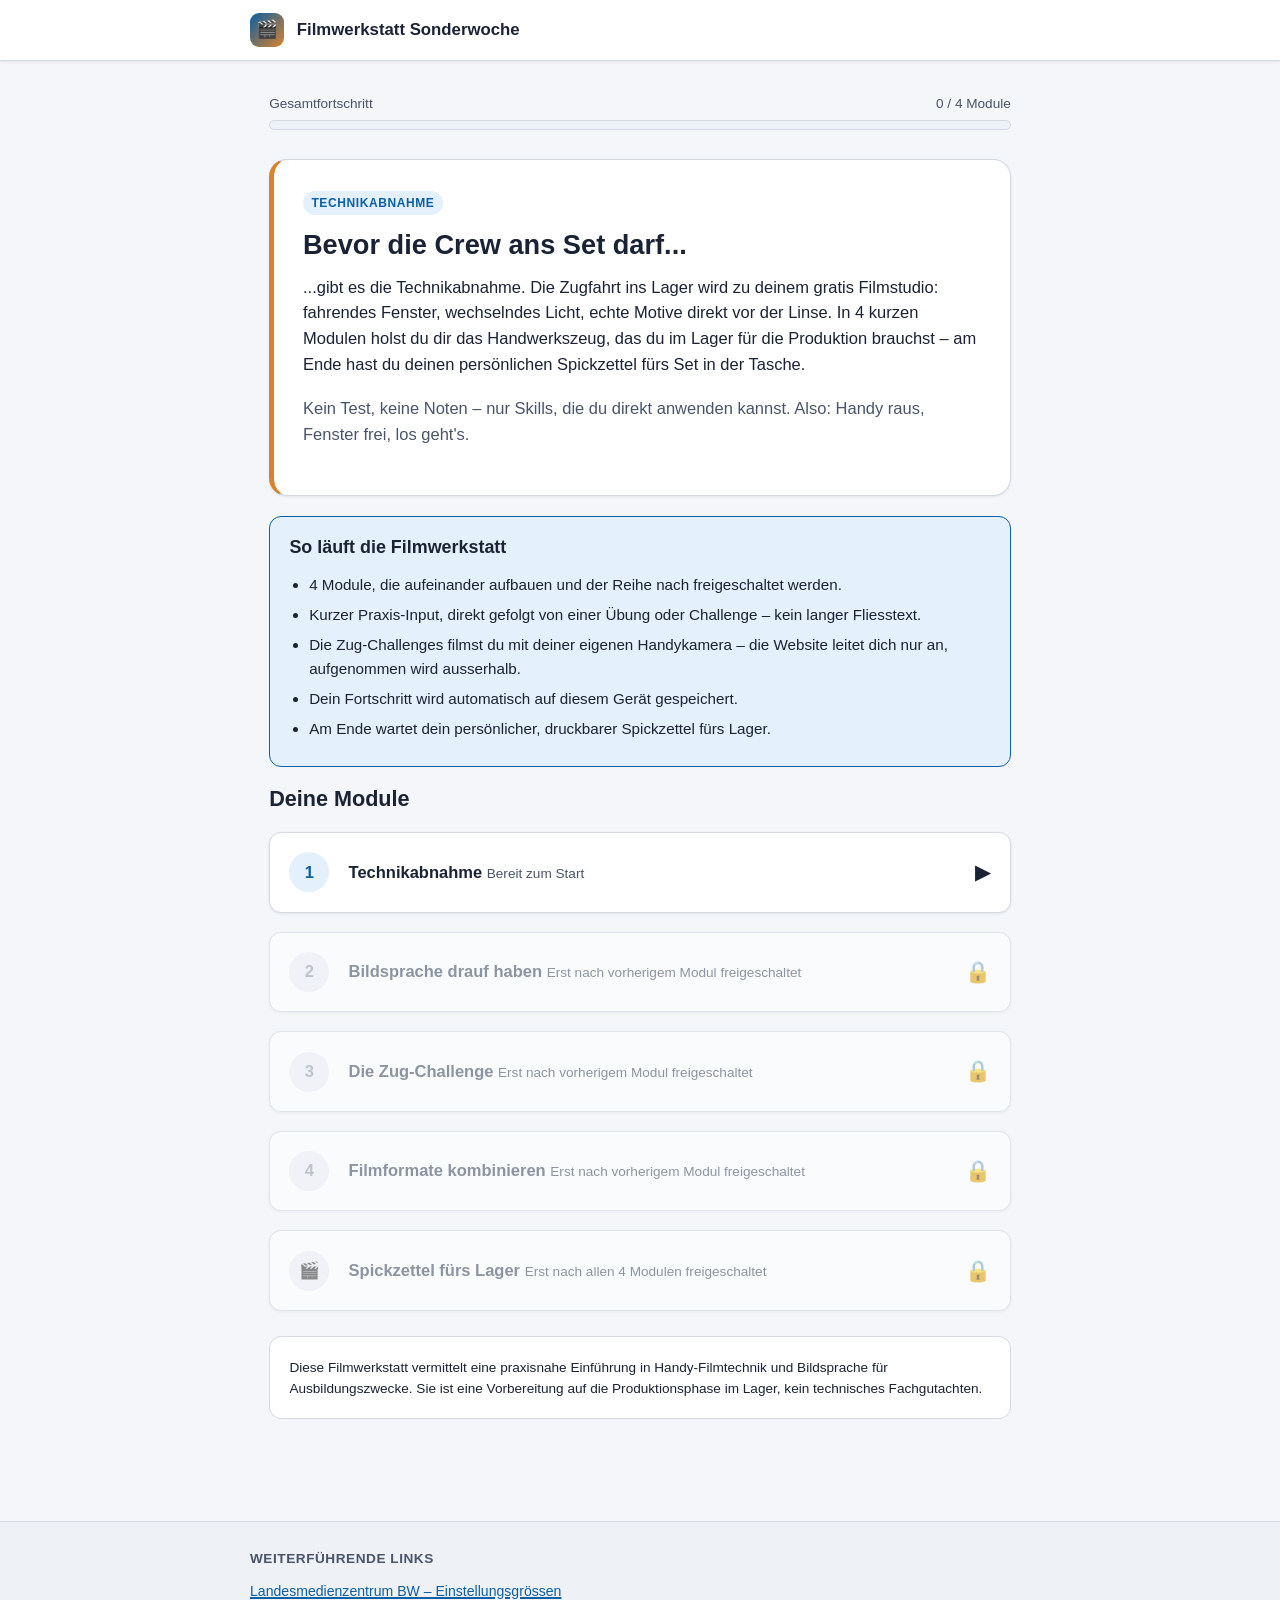
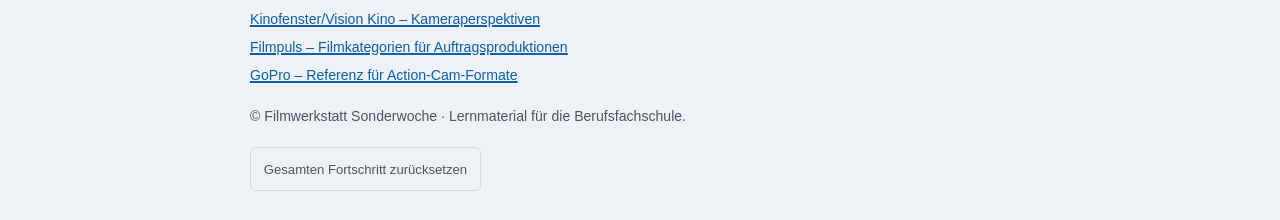
<file: index.html>
<!DOCTYPE html>
<html lang="de">
<head>
<meta charset="UTF-8">
<meta name="viewport" content="width=device-width, initial-scale=1, viewport-fit=cover">
<title>Filmwerkstatt Sonderwoche – Technikabnahme fürs Lager</title>
<meta name="description" content="Interaktive Filmwerkstatt für KV-Lernende: Handy-Filmtechnik, Bildsprache, Zug-Challenges und Filmformate – Vorbereitung fürs Lager.">
<link rel="stylesheet" href="assets/css/style.css">
</head>
<body>
<a class="skip-link" href="#main">Zum Inhalt springen</a>

<header class="site-header">
  <div class="site-header__inner">
    <a class="brand" href="index.html">
      <span class="brand__mark" aria-hidden="true">🎬</span>
      Filmwerkstatt Sonderwoche
    </a>
  </div>
</header>

<main id="main">

  <div class="progress-wrap">
    <div id="progress-bar-container"></div>
  </div>

  <section class="card card--scenario">
    <span class="tag">Technikabnahme</span>
    <h1>Bevor die Crew ans Set darf...</h1>
    <p>
      ...gibt es die Technikabnahme. Die Zugfahrt ins Lager wird zu deinem
      gratis Filmstudio: fahrendes Fenster, wechselndes Licht, echte Motive direkt
      vor der Linse. In 4 kurzen Modulen holst du dir das Handwerkszeug, das du im
      Lager für die Produktion brauchst – am Ende hast du deinen persönlichen
      Spickzettel fürs Set in der Tasche.
    </p>
    <p class="text-muted">
      Kein Test, keine Noten – nur Skills, die du direkt anwenden kannst. Also:
      Handy raus, Fenster frei, los geht's.
    </p>
  </section>

  <section class="box box--info">
    <h3>So läuft die Filmwerkstatt</h3>
    <ul>
      <li>4 Module, die aufeinander aufbauen und der Reihe nach freigeschaltet werden.</li>
      <li>Kurzer Praxis-Input, direkt gefolgt von einer Übung oder Challenge – kein
        langer Fliesstext.</li>
      <li>Die Zug-Challenges filmst du mit deiner eigenen Handykamera – die Website
        leitet dich nur an, aufgenommen wird ausserhalb.</li>
      <li>Dein Fortschritt wird automatisch auf diesem Gerät gespeichert.</li>
      <li>Am Ende wartet dein persönlicher, druckbarer Spickzettel fürs Lager.</li>
    </ul>
  </section>

  <h2>Deine Module</h2>
  <ul class="module-list" id="module-list"></ul>

  <div class="disclaimer">
    Diese Filmwerkstatt vermittelt eine praxisnahe Einführung in Handy-Filmtechnik
    und Bildsprache für Ausbildungszwecke. Sie ist eine Vorbereitung auf die
    Produktionsphase im Lager, kein technisches Fachgutachten.
  </div>

</main>

<footer class="site-footer">
  <div class="site-footer__inner">
    <h4>Weiterführende Links</h4>
    <ul>
      <li><a href="https://www.lmz-bw.de/filmbildung/praktische-filmarbeit/einstellungsgroessen" target="_blank" rel="noopener">Landesmedienzentrum BW – Einstellungsgrössen</a></li>
      <li><a href="https://lernbausteine.visionkino.de/filmbildungskurse/kameraperspektiven/index.html" target="_blank" rel="noopener">Kinofenster/Vision Kino – Kameraperspektiven</a></li>
      <li><a href="https://filmpuls.info/filmbezeichungen-filmkategorie-auftragsproduktion/" target="_blank" rel="noopener">Filmpuls – Filmkategorien für Auftragsproduktionen</a></li>
      <li><a href="https://gopro.com" target="_blank" rel="noopener">GoPro – Referenz für Action-Cam-Formate</a></li>
    </ul>
    <p>© Filmwerkstatt Sonderwoche · Lernmaterial für die Berufsfachschule.</p>
    <button class="reset-btn" id="reset-btn" type="button">Gesamten Fortschritt zurücksetzen</button>
  </div>
</footer>

<script type="module">
  import { renderProgressBar, renderModuleList, setupResetButton } from "./assets/js/progress.js";
  renderProgressBar(document.getElementById("progress-bar-container"), "Gesamtfortschritt");
  renderModuleList(document.getElementById("module-list"));
  setupResetButton(document.getElementById("reset-btn"));
</script>
</body>
</html>
</file>
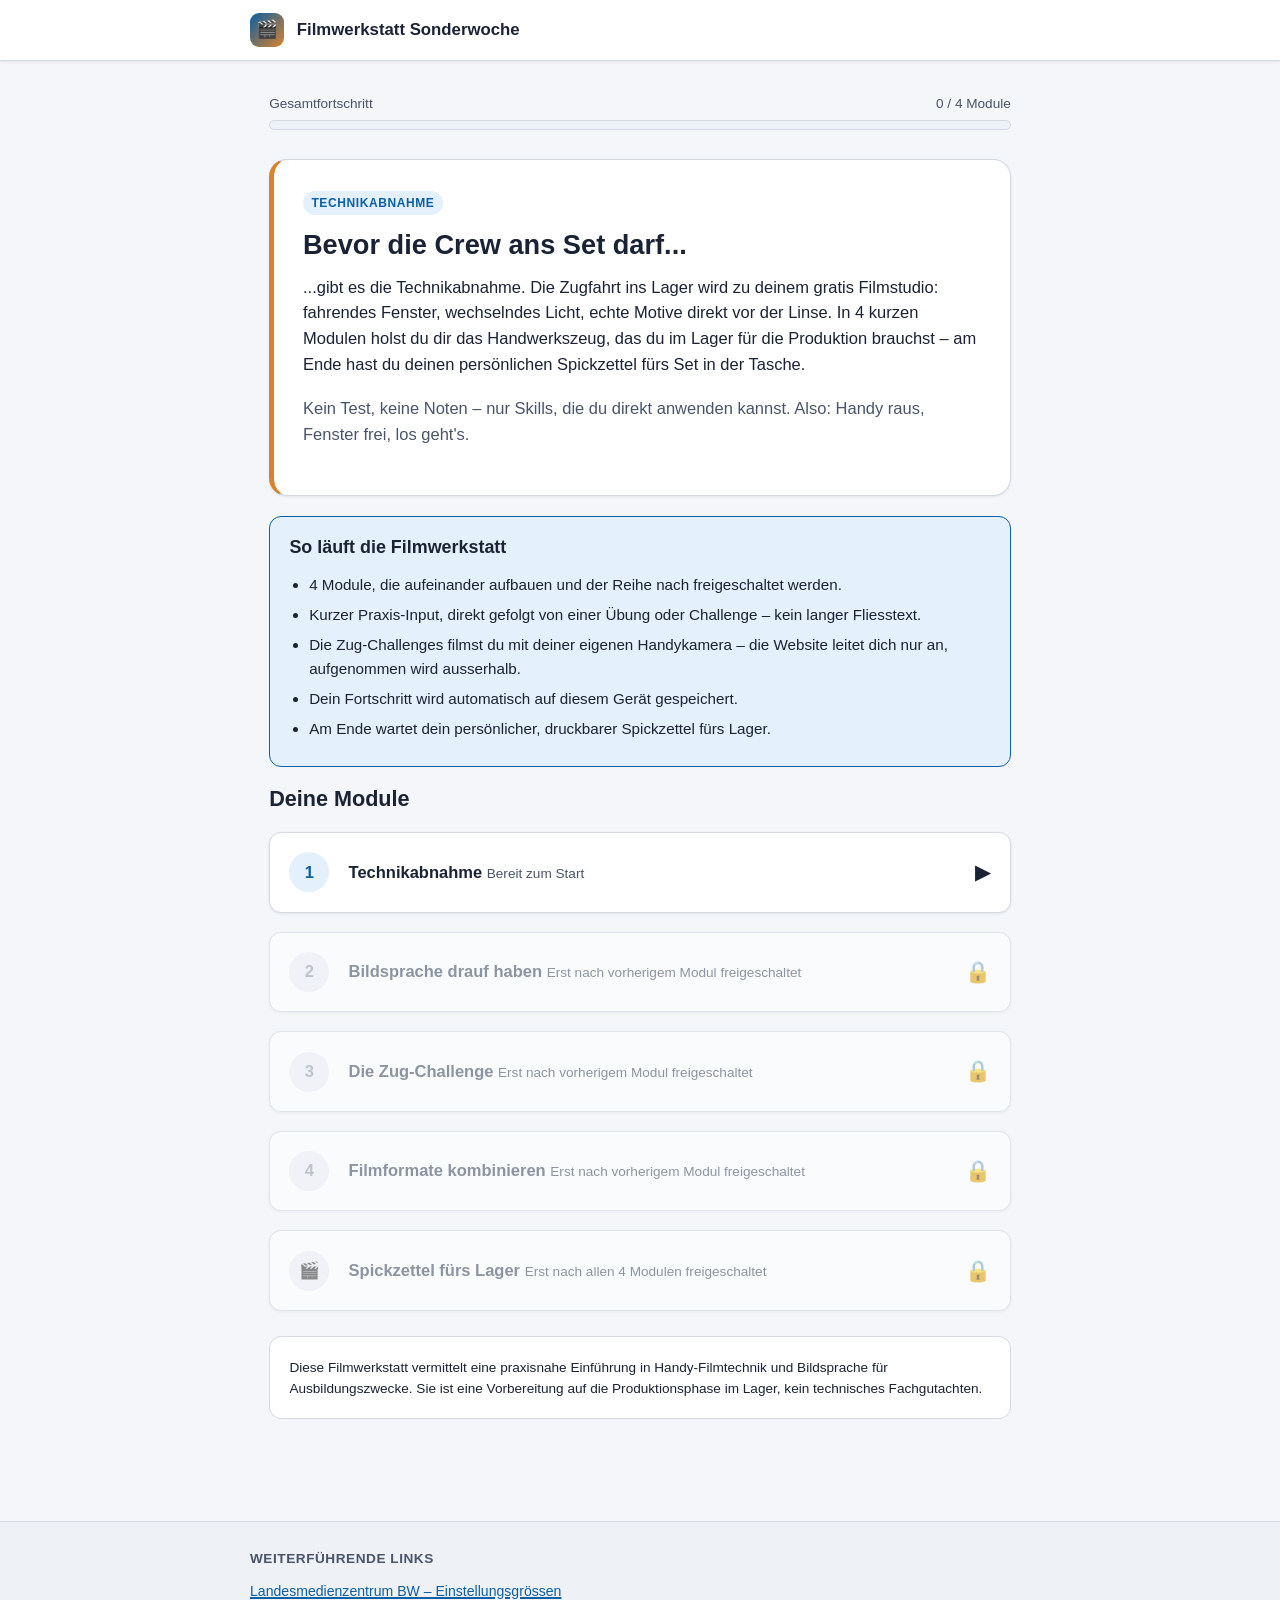
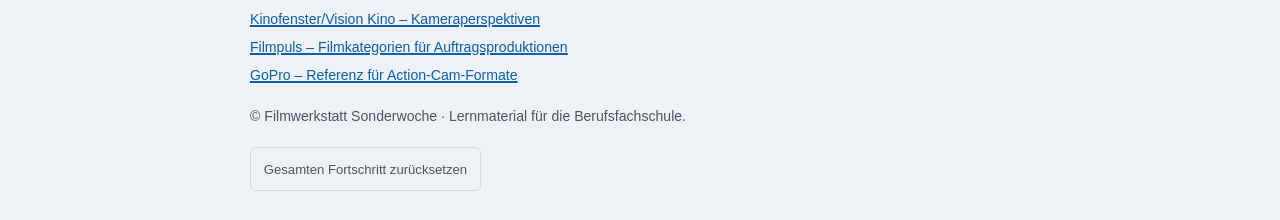
<file: spickzettel.html>
<!DOCTYPE html>
<html lang="de">
<head>
<meta charset="UTF-8">
<meta name="viewport" content="width=device-width, initial-scale=1, viewport-fit=cover">
<title>Spickzettel fürs Lager – Filmwerkstatt Sonderwoche</title>
<meta name="description" content="Dein persönlicher, druckbarer Spickzettel mit den wichtigsten Filmtipps fürs Lager.">
<link rel="stylesheet" href="assets/css/style.css">
</head>
<body>
<a class="skip-link" href="#main">Zum Inhalt springen</a>

<header class="site-header no-print">
  <div class="site-header__inner">
    <a class="brand" href="index.html">
      <span class="brand__mark" aria-hidden="true">🎬</span>
      Filmwerkstatt Sonderwoche
    </a>
    <a class="home-link" href="index.html">← Übersicht</a>
  </div>
</header>

<main id="main">
  <div class="module-breadcrumb no-print">Spickzettel fürs Lager</div>

  <h1>🎬 Dein Spickzettel fürs Lager</h1>
  <p class="text-muted">Alles Wichtige aus der Filmwerkstatt auf einen Blick –
    zum Ausdrucken oder als PDF speichern.</p>

  <div id="wunschformat-highlight"></div>

  <section class="card">
    <h2>Handy-Checkliste</h2>
    <ul>
      <li>Immer <strong>quer</strong> filmen (Landscape)</li>
      <li><strong>Gitter</strong> aktivieren, Drittelregel anwenden</li>
      <li>Fokus &amp; Belichtung <strong>antippen und sperren</strong> (AE/AF-Lock)</li>
      <li><strong>Nicht digital zoomen</strong> – lieber näher hingehen</li>
      <li><strong>Ruhig halten:</strong> beide Hände, Ellbogen abstützen</li>
      <li><strong>Linse putzen</strong>, genug Licht suchen, Gegenlicht vermeiden</li>
      <li><strong>Mikrofon</strong> (und ggf. Gimbal) vorher testen</li>
    </ul>
  </section>

  <section class="card">
    <h2>Einstellungsgrössen</h2>
    <div class="spickzettel-icon-row" id="eg-icons"></div>
    <h2>Perspektiven</h2>
    <div class="spickzettel-icon-row" id="pv-icons"></div>
    <div class="box box--rule">
      <p class="mb-0"><strong>Merksatz:</strong> Nie mehr als eine Einstellungsgrösse überspringen. „Von unten = Held.”</p>
    </div>
  </section>

  <section class="card">
    <h2>Filmformate im Überblick</h2>
    <div style="overflow-x:auto;">
      <table class="spickzettel-table" id="formate-table">
        <thead>
          <tr><th>Format</th><th>Perspektive</th><th>Rhythmus</th><th>Musik</th></tr>
        </thead>
        <tbody></tbody>
      </table>
    </div>
  </section>

  <div class="disclaimer">
    Dieser Spickzettel ist ein Lern-/Vorbereitungswerkzeug für die Filmwerkstatt
    Sonderwoche – kein Testnachweis. Viel Erfolg beim Dreh im Lager!
  </div>

  <div class="btn-row no-print">
    <button type="button" class="btn" onclick="window.print()">Drucken / Als PDF speichern</button>
    <a class="btn btn--secondary" href="index.html">Zurück zur Übersicht</a>
  </div>
</main>

<footer class="site-footer no-print">
  <div class="site-footer__inner">
    <button class="reset-btn" id="reset-btn" type="button">Gesamten Fortschritt zurücksetzen</button>
  </div>
</footer>

<script type="module">
  import { setupResetButton, enforceUnlock, getWunschformat } from "./assets/js/progress.js";

  if (enforceUnlock("spickzettel")) {
    setupResetButton(document.getElementById("reset-btn"));

    const EINSTELLUNGSGROESSEN = ["totale", "halbtotale", "halbnah", "nah", "gross", "detail"];
    const EG_LABELS = { totale: "Totale", halbtotale: "Halbtotale", halbnah: "Halbnah", nah: "Nah", gross: "Gross", detail: "Detail" };
    const PERSPEKTIVEN = ["vogelperspektive", "augenhoehe", "froschperspektive"];
    const PV_LABELS = { vogelperspektive: "Vogel", augenhoehe: "Augenhöhe", froschperspektive: "Frosch" };

    async function renderIcons(containerId, ids, folder, labels) {
      const container = document.getElementById(containerId);
      for (const id of ids) {
        const el = document.createElement("div");
        el.className = "spickzettel-icon";
        try {
          const res = await fetch(`assets/svg/${folder}/${id}.svg`);
          el.innerHTML = await res.text();
        } catch (e) {}
        el.insertAdjacentHTML("beforeend", `<span>${labels[id]}</span>`);
        container.appendChild(el);
      }
    }
    renderIcons("eg-icons", EINSTELLUNGSGROESSEN, "einstellungsgroessen", EG_LABELS);
    renderIcons("pv-icons", PERSPEKTIVEN, "perspektiven", PV_LABELS);

    fetch("data/formate.json")
      .then((r) => r.json())
      .then((data) => {
        const wunsch = getWunschformat();
        const tbody = document.querySelector("#formate-table tbody");
        data.formate.forEach((f) => {
          const tr = document.createElement("tr");
          if (f.id === wunsch) tr.style.fontWeight = "700";
          tr.innerHTML = `
            <td>${f.id === wunsch ? "⭐ " : ""}${f.name}</td>
            <td>${f.perspektive.split(".")[0]}</td>
            <td>${f.rhythmus.split(".")[0]}</td>
            <td>${f.musik.split(".")[0]}</td>
          `;
          tbody.appendChild(tr);
        });

        const highlight = document.getElementById("wunschformat-highlight");
        const wunschFormat = data.formate.find((f) => f.id === wunsch);
        if (wunschFormat) {
          highlight.innerHTML = `
            <div class="spickzettel-highlight">
              <div class="tag">Dein Wunschformat</div>
              <h2 class="mb-0">${wunschFormat.name}</h2>
              <p class="mb-0 text-muted">${wunschFormat.zweck}</p>
            </div>
          `;
        }
      });
  }
</script>
</body>
</html>
</file>
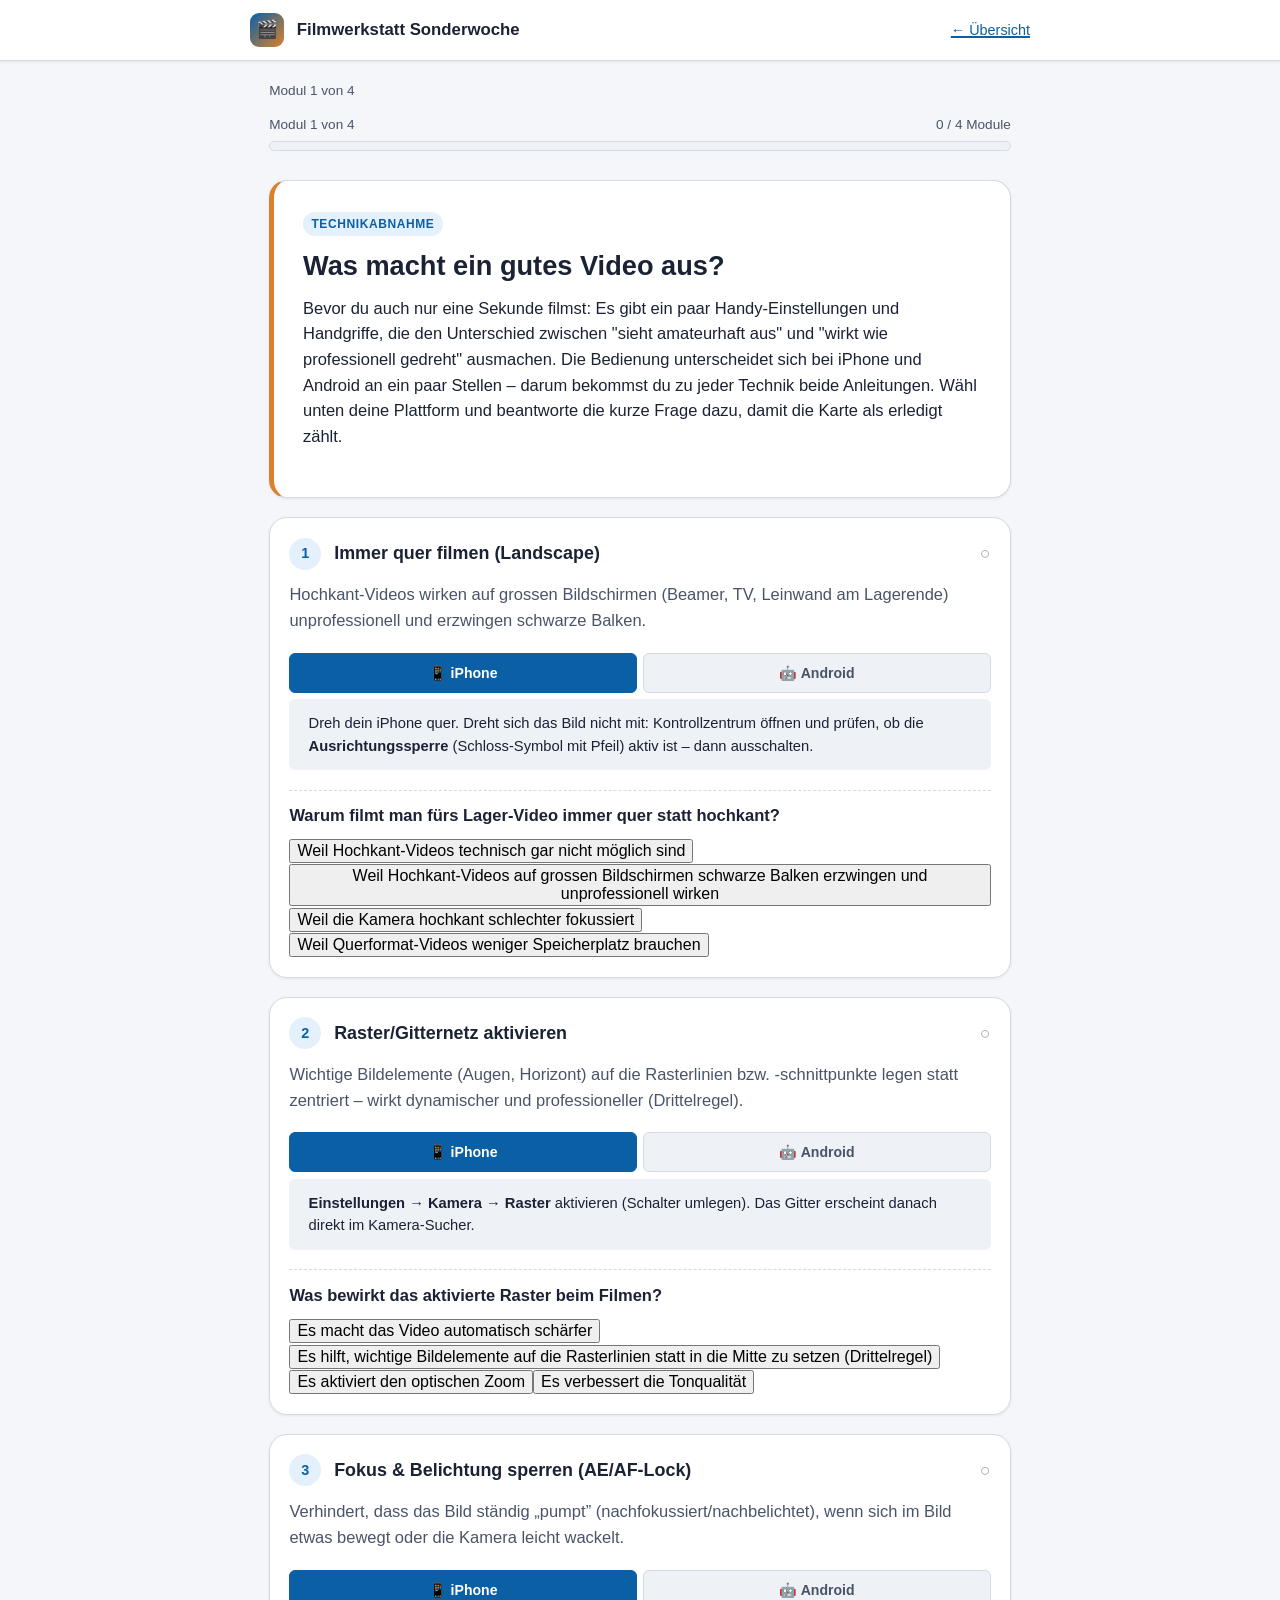
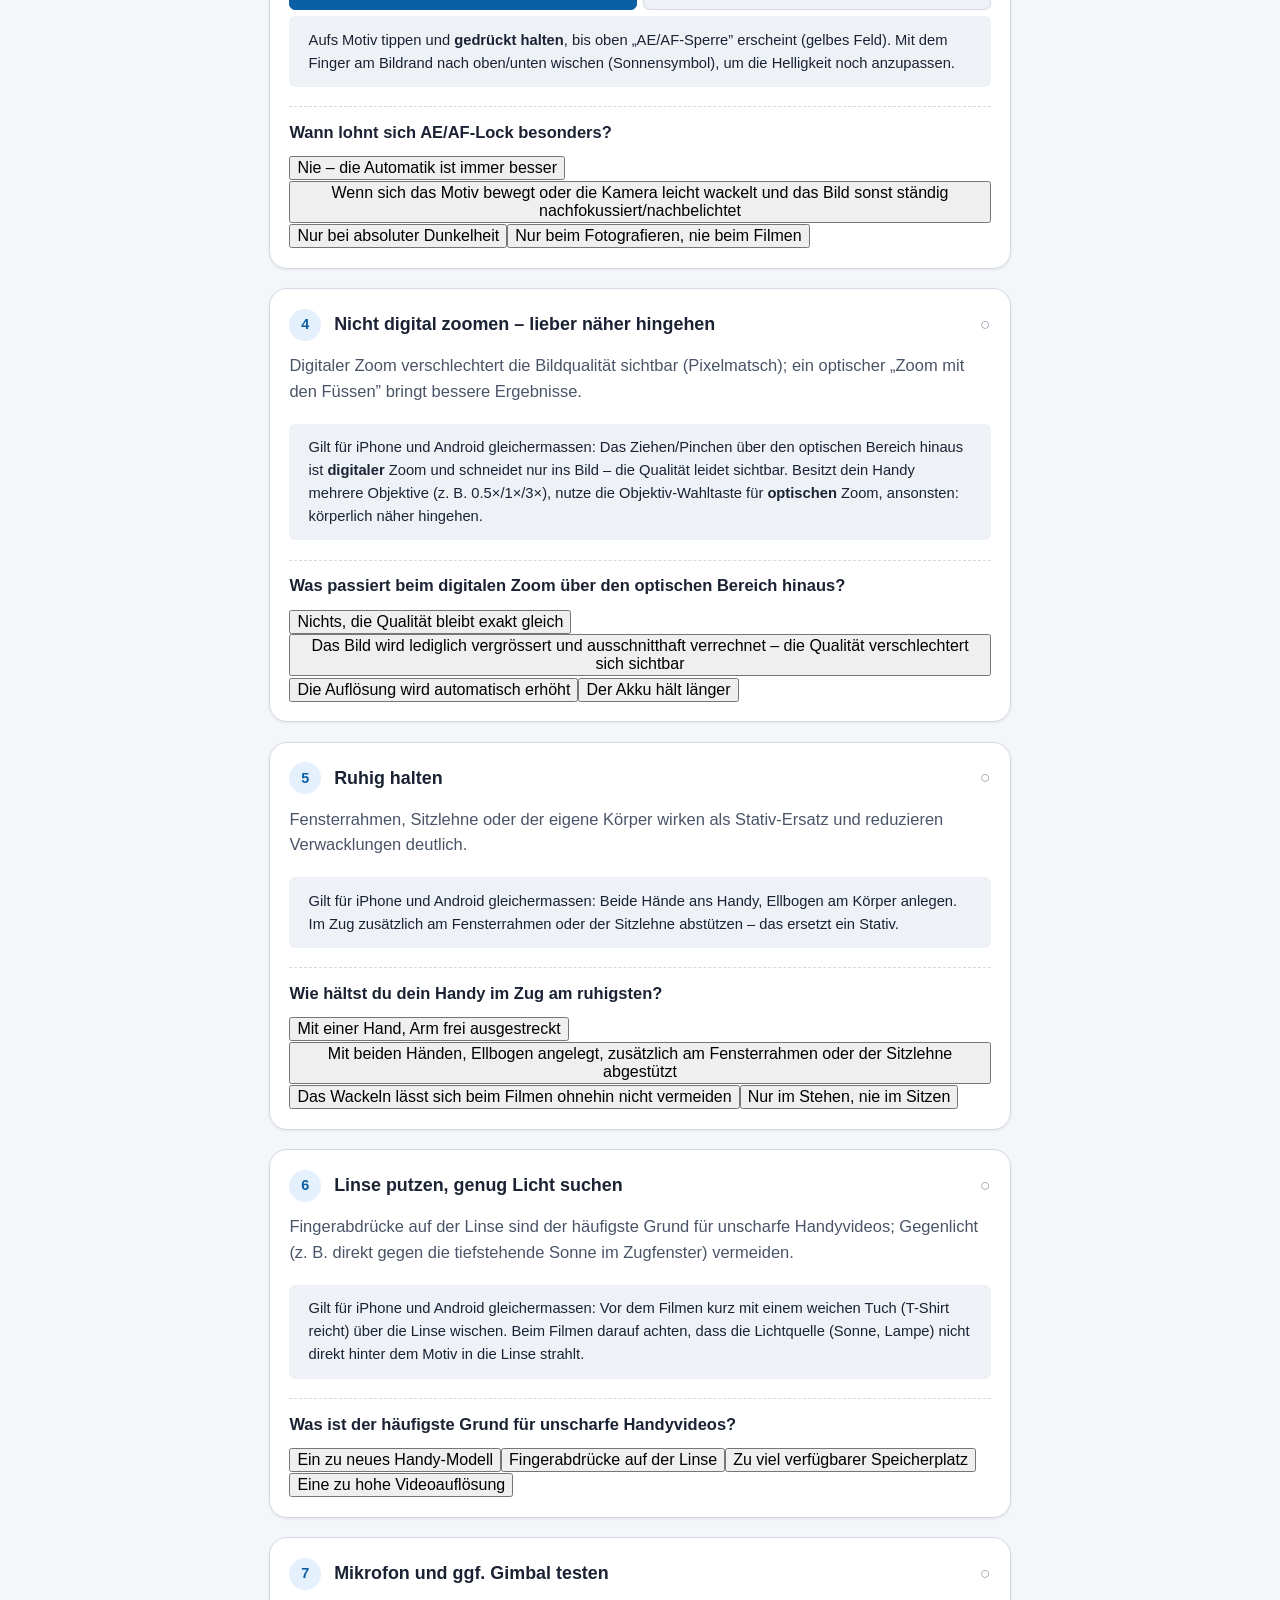
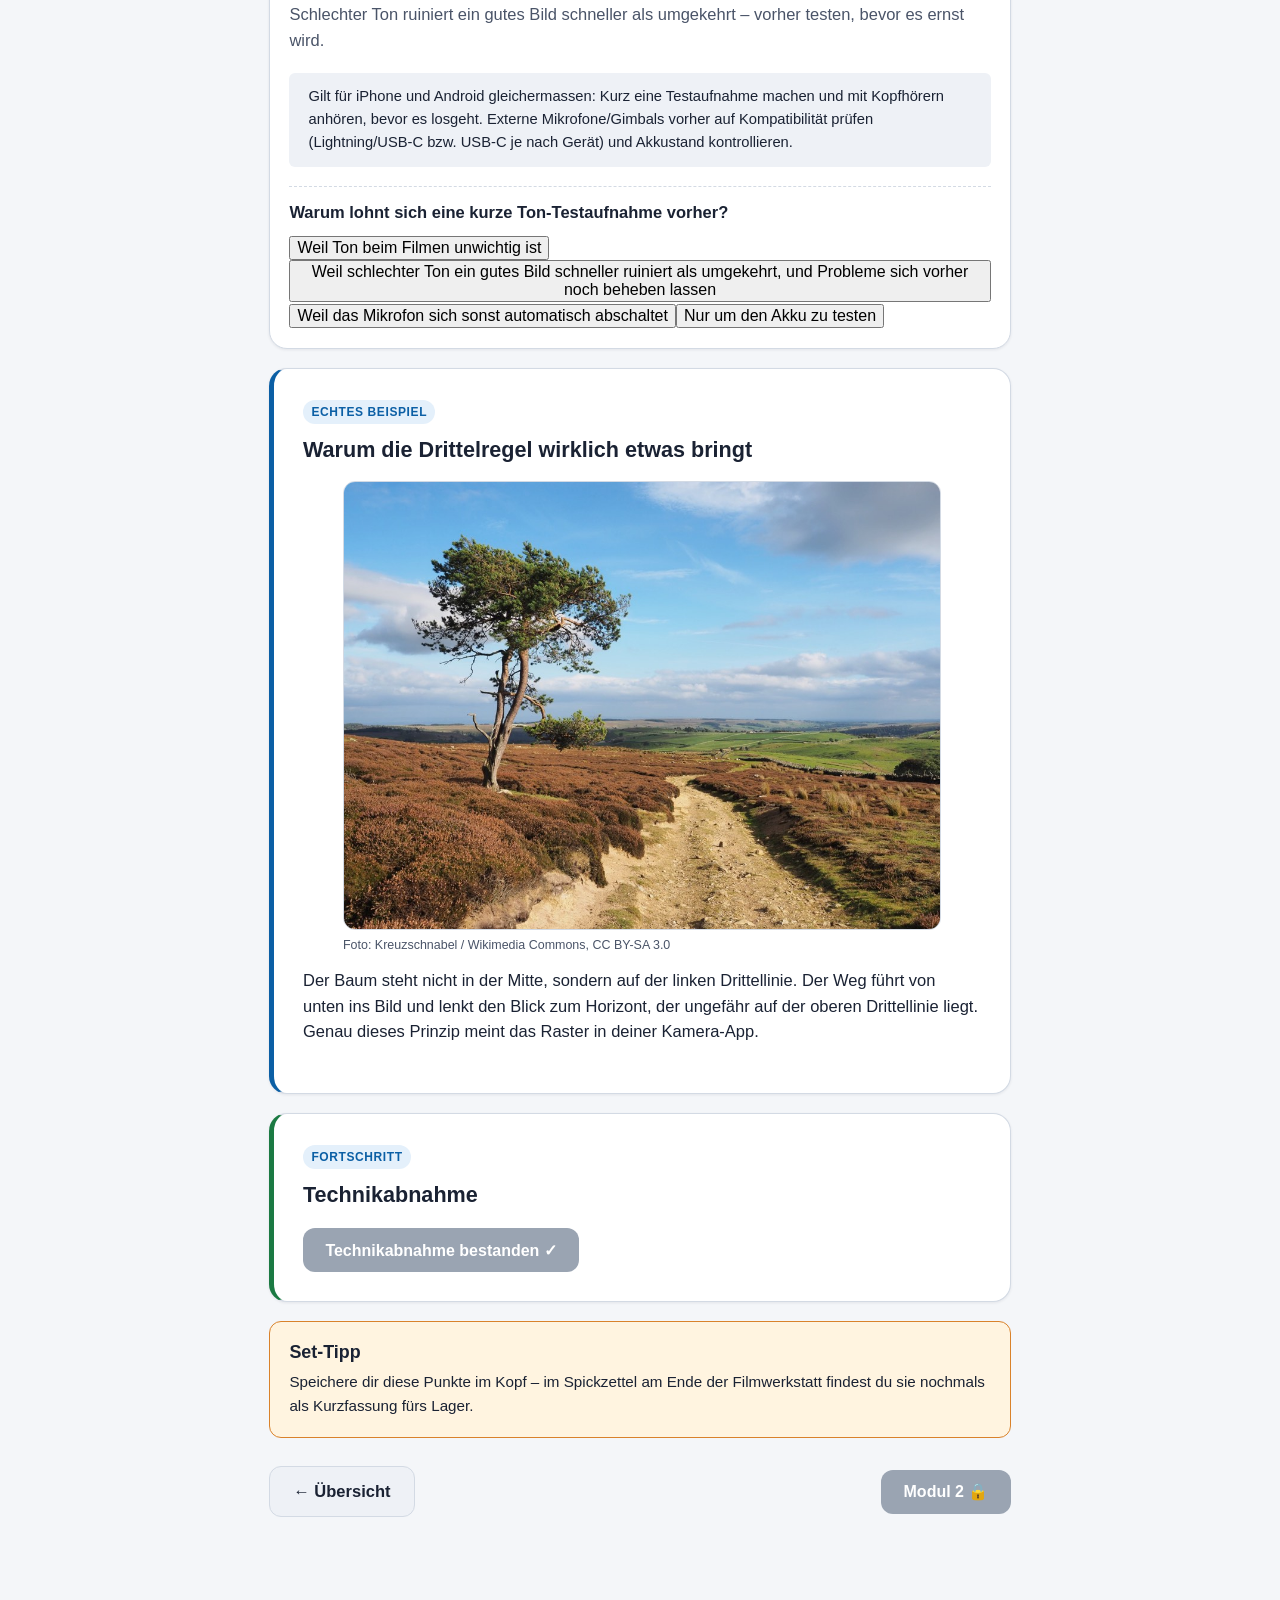
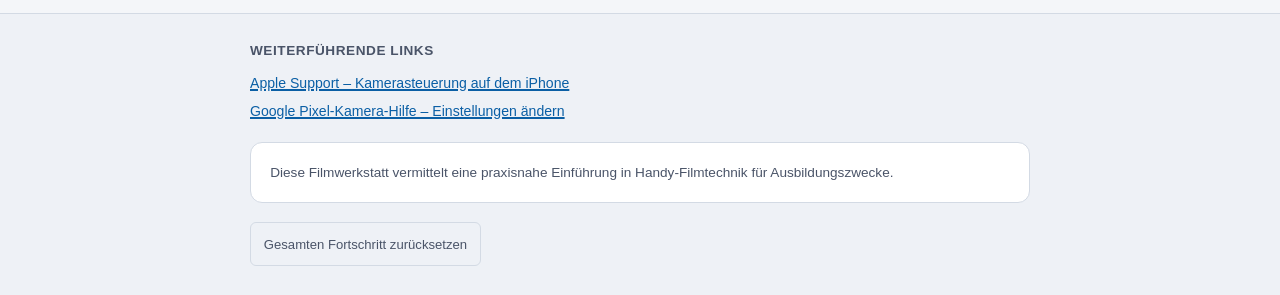
<file: module/01-aufnahmetechnik.html>
<!DOCTYPE html>
<html lang="de">
<head>
<meta charset="UTF-8">
<meta name="viewport" content="width=device-width, initial-scale=1, viewport-fit=cover">
<title>Modul 1: Technikabnahme – Filmwerkstatt Sonderwoche</title>
<meta name="description" content="Modul 1: Die wichtigsten Handy-Kameraeinstellungen fürs Filmen – mit konkreten iPhone- und Android-Anleitungen.">
<link rel="stylesheet" href="../assets/css/style.css">
</head>
<body>
<a class="skip-link" href="#main">Zum Inhalt springen</a>

<header class="site-header">
  <div class="site-header__inner">
    <a class="brand" href="../index.html">
      <span class="brand__mark" aria-hidden="true">🎬</span>
      Filmwerkstatt Sonderwoche
    </a>
    <a class="home-link" href="../index.html">← Übersicht</a>
  </div>
</header>

<main id="main">
  <div class="module-breadcrumb">Modul 1 von 4</div>
  <div class="progress-wrap">
    <div id="progress-bar-container"></div>
  </div>

  <section class="card card--scenario">
    <span class="tag">Technikabnahme</span>
    <h1>Was macht ein gutes Video aus?</h1>
    <p>
      Bevor du auch nur eine Sekunde filmst: Es gibt ein paar Handy-Einstellungen
      und Handgriffe, die den Unterschied zwischen "sieht amateurhaft aus" und
      "wirkt wie professionell gedreht" ausmachen. Die Bedienung unterscheidet sich
      bei iPhone und Android an ein paar Stellen – darum bekommst du zu jeder
      Technik beide Anleitungen. Wähl unten deine Plattform und beantworte die
      kurze Frage dazu, damit die Karte als erledigt zählt.
    </p>
  </section>

  <div id="tech-cards"></div>

  <section class="card card--theory">
    <span class="tag">Echtes Beispiel</span>
    <h2>Warum die Drittelregel wirklich etwas bringt</h2>
    <figure class="mb-0">
      <img src="../assets/img/komposition-drittelregel.jpg" alt="Landschaftsfoto mit einem einzelnen Baum, der links auf der Drittellinie steht, und einem Weg, der ins Bild hineinführt." loading="lazy" style="border-radius: var(--radius-md);">
      <figcaption class="text-muted" style="font-size:0.78rem; margin-top:0.4rem;">Foto: Kreuzschnabel / Wikimedia Commons, CC BY-SA 3.0</figcaption>
    </figure>
    <p style="margin-top:0.8rem;">
      Der Baum steht nicht in der Mitte, sondern auf der linken Drittellinie. Der
      Weg führt von unten ins Bild und lenkt den Blick zum Horizont, der ungefähr
      auf der oberen Drittellinie liegt. Genau dieses Prinzip meint das Raster in
      deiner Kamera-App.
    </p>
  </section>

  <section class="card card--exercise">
    <span class="tag">Fortschritt</span>
    <h2>Technikabnahme</h2>
    <div id="m1-summary" class="exercise-summary"></div>
    <div class="btn-row">
      <button type="button" id="m1-complete-btn" class="btn" disabled>Technikabnahme bestanden ✓</button>
    </div>
  </section>

  <section class="box box--tip">
    <h3>Set-Tipp</h3>
    <p>Speichere dir diese Punkte im Kopf – im Spickzettel am Ende der
      Filmwerkstatt findest du sie nochmals als Kurzfassung fürs Lager.</p>
  </section>

  <nav class="module-nav" id="module-nav" aria-label="Modul-Navigation"></nav>
</main>

<footer class="site-footer">
  <div class="site-footer__inner">
    <h4>Weiterführende Links</h4>
    <ul>
      <li><a href="https://support.apple.com/de-de/guide/iphone/iph0c397b154/ios" target="_blank" rel="noopener">Apple Support – Kamerasteuerung auf dem iPhone</a></li>
      <li><a href="https://support.google.com/pixelcamera/answer/2838995" target="_blank" rel="noopener">Google Pixel-Kamera-Hilfe – Einstellungen ändern</a></li>
    </ul>
    <div class="disclaimer">Diese Filmwerkstatt vermittelt eine praxisnahe Einführung in Handy-Filmtechnik für Ausbildungszwecke.</div>
    <button class="reset-btn" id="reset-btn" type="button">Gesamten Fortschritt zurücksetzen</button>
  </div>
</footer>

<script type="module">
  import { renderProgressBar, renderModuleNav, setupResetButton, enforceUnlock, markModuleDone } from "../assets/js/progress.js";
  import { renderTechniqueCards } from "../assets/js/checklist.js";

  if (enforceUnlock("module", 1)) {
    renderProgressBar(document.getElementById("progress-bar-container"), "Modul 1 von 4");
    renderModuleNav(document.getElementById("module-nav"), 1);
    setupResetButton(document.getElementById("reset-btn"));

    const TECHNIQUES = [
      {
        id: "landscape",
        title: "Immer quer filmen (Landscape)",
        why: "Hochkant-Videos wirken auf grossen Bildschirmen (Beamer, TV, Leinwand am Lagerende) unprofessionell und erzwingen schwarze Balken.",
        iphone: "Dreh dein iPhone quer. Dreht sich das Bild nicht mit: Kontrollzentrum öffnen und prüfen, ob die <strong>Ausrichtungssperre</strong> (Schloss-Symbol mit Pfeil) aktiv ist – dann ausschalten.",
        android: "Dreh dein Handy quer. Dreht sich das Bild nicht mit: Schnelleinstellungen öffnen und die <strong>Bildschirmdrehung/Auto-Rotation</strong> aktivieren.",
        check: {
          frage: "Warum filmt man fürs Lager-Video immer quer statt hochkant?",
          optionen: [
            "Weil Hochkant-Videos technisch gar nicht möglich sind",
            "Weil Hochkant-Videos auf grossen Bildschirmen schwarze Balken erzwingen und unprofessionell wirken",
            "Weil die Kamera hochkant schlechter fokussiert",
            "Weil Querformat-Videos weniger Speicherplatz brauchen",
          ],
          loesung: 1,
          erklaerung: "Auf Beamer, TV oder Kinoleinwand ist das Bildformat immer breiter als hoch (16:9). Ein Hochkant-Video füllt das nicht aus und wirkt schnell wie ein Versehen.",
        },
      },
      {
        id: "raster",
        title: "Raster/Gitternetz aktivieren",
        why: "Wichtige Bildelemente (Augen, Horizont) auf die Rasterlinien bzw. -schnittpunkte legen statt zentriert – wirkt dynamischer und professioneller (Drittelregel).",
        iphone: "<strong>Einstellungen → Kamera → Raster</strong> aktivieren (Schalter umlegen). Das Gitter erscheint danach direkt im Kamera-Sucher.",
        android: "Kamera-App öffnen → unten links auf <strong>Einstellungen</strong> (Zahnrad) tippen → <strong>Rastertyp</strong> wählen. Bei Samsung-Geräten: Kamera-App → Zahnrad-Symbol → Rasterlinien.",
        check: {
          frage: "Was bewirkt das aktivierte Raster beim Filmen?",
          optionen: [
            "Es macht das Video automatisch schärfer",
            "Es hilft, wichtige Bildelemente auf die Rasterlinien statt in die Mitte zu setzen (Drittelregel)",
            "Es aktiviert den optischen Zoom",
            "Es verbessert die Tonqualität",
          ],
          loesung: 1,
          erklaerung: "Das Raster ist eine reine Orientierungshilfe für die Bildkomposition – es verändert nichts an der eigentlichen Aufnahme.",
        },
      },
      {
        id: "aelock",
        title: "Fokus & Belichtung sperren (AE/AF-Lock)",
        why: "Verhindert, dass das Bild ständig „pumpt” (nachfokussiert/nachbelichtet), wenn sich im Bild etwas bewegt oder die Kamera leicht wackelt.",
        iphone: "Aufs Motiv tippen und <strong>gedrückt halten</strong>, bis oben „AE/AF-Sperre” erscheint (gelbes Feld). Mit dem Finger am Bildrand nach oben/unten wischen (Sonnensymbol), um die Helligkeit noch anzupassen.",
        android: "Aufs Motiv <strong>tippen</strong> – es erscheint ein Kreis/Rahmen mit der Option <strong>„Sperren”</strong>. Darauf tippen, um Fokus und Belichtung zu fixieren (Pixel-Kamera; bei anderen Android-Herstellern kann die Bezeichnung leicht abweichen).",
        check: {
          frage: "Wann lohnt sich AE/AF-Lock besonders?",
          optionen: [
            "Nie – die Automatik ist immer besser",
            "Wenn sich das Motiv bewegt oder die Kamera leicht wackelt und das Bild sonst ständig nachfokussiert/nachbelichtet",
            "Nur bei absoluter Dunkelheit",
            "Nur beim Fotografieren, nie beim Filmen",
          ],
          loesung: 1,
          erklaerung: "Ohne Sperre passt die Automatik Fokus und Belichtung laufend neu an, sobald sich etwas im Bild verändert – das sieht man im fertigen Video als störendes „Pumpen”.",
        },
      },
      {
        id: "zoom",
        title: "Nicht digital zoomen – lieber näher hingehen",
        why: "Digitaler Zoom verschlechtert die Bildqualität sichtbar (Pixelmatsch); ein optischer „Zoom mit den Füssen” bringt bessere Ergebnisse.",
        universal: "Gilt für iPhone und Android gleichermassen: Das Ziehen/Pinchen über den optischen Bereich hinaus ist <strong>digitaler</strong> Zoom und schneidet nur ins Bild – die Qualität leidet sichtbar. Besitzt dein Handy mehrere Objektive (z. B. 0.5×/1×/3×), nutze die Objektiv-Wahltaste für <strong>optischen</strong> Zoom, ansonsten: körperlich näher hingehen.",
        check: {
          frage: "Was passiert beim digitalen Zoom über den optischen Bereich hinaus?",
          optionen: [
            "Nichts, die Qualität bleibt exakt gleich",
            "Das Bild wird lediglich vergrössert und ausschnitthaft verrechnet – die Qualität verschlechtert sich sichtbar",
            "Die Auflösung wird automatisch erhöht",
            "Der Akku hält länger",
          ],
          loesung: 1,
          erklaerung: "Digitaler Zoom vergrössert nur einen Bildausschnitt rechnerisch – anders als beim optischen Zoom (eigenes Objektiv) gehen dabei echte Bilddetails verloren.",
        },
      },
      {
        id: "ruhig",
        title: "Ruhig halten",
        why: "Fensterrahmen, Sitzlehne oder der eigene Körper wirken als Stativ-Ersatz und reduzieren Verwacklungen deutlich.",
        universal: "Gilt für iPhone und Android gleichermassen: Beide Hände ans Handy, Ellbogen am Körper anlegen. Im Zug zusätzlich am Fensterrahmen oder der Sitzlehne abstützen – das ersetzt ein Stativ.",
        check: {
          frage: "Wie hältst du dein Handy im Zug am ruhigsten?",
          optionen: [
            "Mit einer Hand, Arm frei ausgestreckt",
            "Mit beiden Händen, Ellbogen angelegt, zusätzlich am Fensterrahmen oder der Sitzlehne abgestützt",
            "Das Wackeln lässt sich beim Filmen ohnehin nicht vermeiden",
            "Nur im Stehen, nie im Sitzen",
          ],
          loesung: 1,
          erklaerung: "Je mehr Kontaktpunkte zum eigenen Körper oder zur Umgebung, desto ruhiger das Bild – genau wie bei einem Fotostativ.",
        },
      },
      {
        id: "linse",
        title: "Linse putzen, genug Licht suchen",
        why: "Fingerabdrücke auf der Linse sind der häufigste Grund für unscharfe Handyvideos; Gegenlicht (z. B. direkt gegen die tiefstehende Sonne im Zugfenster) vermeiden.",
        universal: "Gilt für iPhone und Android gleichermassen: Vor dem Filmen kurz mit einem weichen Tuch (T-Shirt reicht) über die Linse wischen. Beim Filmen darauf achten, dass die Lichtquelle (Sonne, Lampe) nicht direkt hinter dem Motiv in die Linse strahlt.",
        check: {
          frage: "Was ist der häufigste Grund für unscharfe Handyvideos?",
          optionen: [
            "Ein zu neues Handy-Modell",
            "Fingerabdrücke auf der Linse",
            "Zu viel verfügbarer Speicherplatz",
            "Eine zu hohe Videoauflösung",
          ],
          loesung: 1,
          erklaerung: "Die Handylinse ist winzig – schon ein leichter Fettfilm vom Anfassen genügt, um das ganze Bild diffus/unscharf wirken zu lassen.",
        },
      },
      {
        id: "mikro",
        title: "Mikrofon und ggf. Gimbal testen",
        why: "Schlechter Ton ruiniert ein gutes Bild schneller als umgekehrt – vorher testen, bevor es ernst wird.",
        universal: "Gilt für iPhone und Android gleichermassen: Kurz eine Testaufnahme machen und mit Kopfhörern anhören, bevor es losgeht. Externe Mikrofone/Gimbals vorher auf Kompatibilität prüfen (Lightning/USB-C bzw. USB-C je nach Gerät) und Akkustand kontrollieren.",
        check: {
          frage: "Warum lohnt sich eine kurze Ton-Testaufnahme vorher?",
          optionen: [
            "Weil Ton beim Filmen unwichtig ist",
            "Weil schlechter Ton ein gutes Bild schneller ruiniert als umgekehrt, und Probleme sich vorher noch beheben lassen",
            "Weil das Mikrofon sich sonst automatisch abschaltet",
            "Nur um den Akku zu testen",
          ],
          loesung: 1,
          erklaerung: "Zuschauer verzeihen ein etwas wackliges Bild eher als schlechten, unverständlichen Ton – darum lohnt sich der kurze Check vorher.",
        },
      },
    ];

    const completeBtn = document.getElementById("m1-complete-btn");
    const summary = document.getElementById("m1-summary");

    renderTechniqueCards(document.getElementById("tech-cards"), TECHNIQUES, (answeredCount, total) => {
      summary.className = "exercise-summary is-visible";
      if (answeredCount === total) {
        summary.innerHTML = `<strong>${answeredCount} von ${total} Techniken durchgearbeitet.</strong> Technikabnahme bestanden – weiter geht's mit der Bildsprache!`;
        completeBtn.disabled = false;
      } else {
        summary.innerHTML = `${answeredCount} von ${total} Techniken durchgearbeitet. Beantworte bei jeder Karte die kurze Frage, um fortzufahren.`;
        completeBtn.disabled = true;
      }
    });

    completeBtn.addEventListener("click", () => {
      markModuleDone(1);
      window.location.href = "../index.html";
    });
  }
</script>
</body>
</html>
</file>
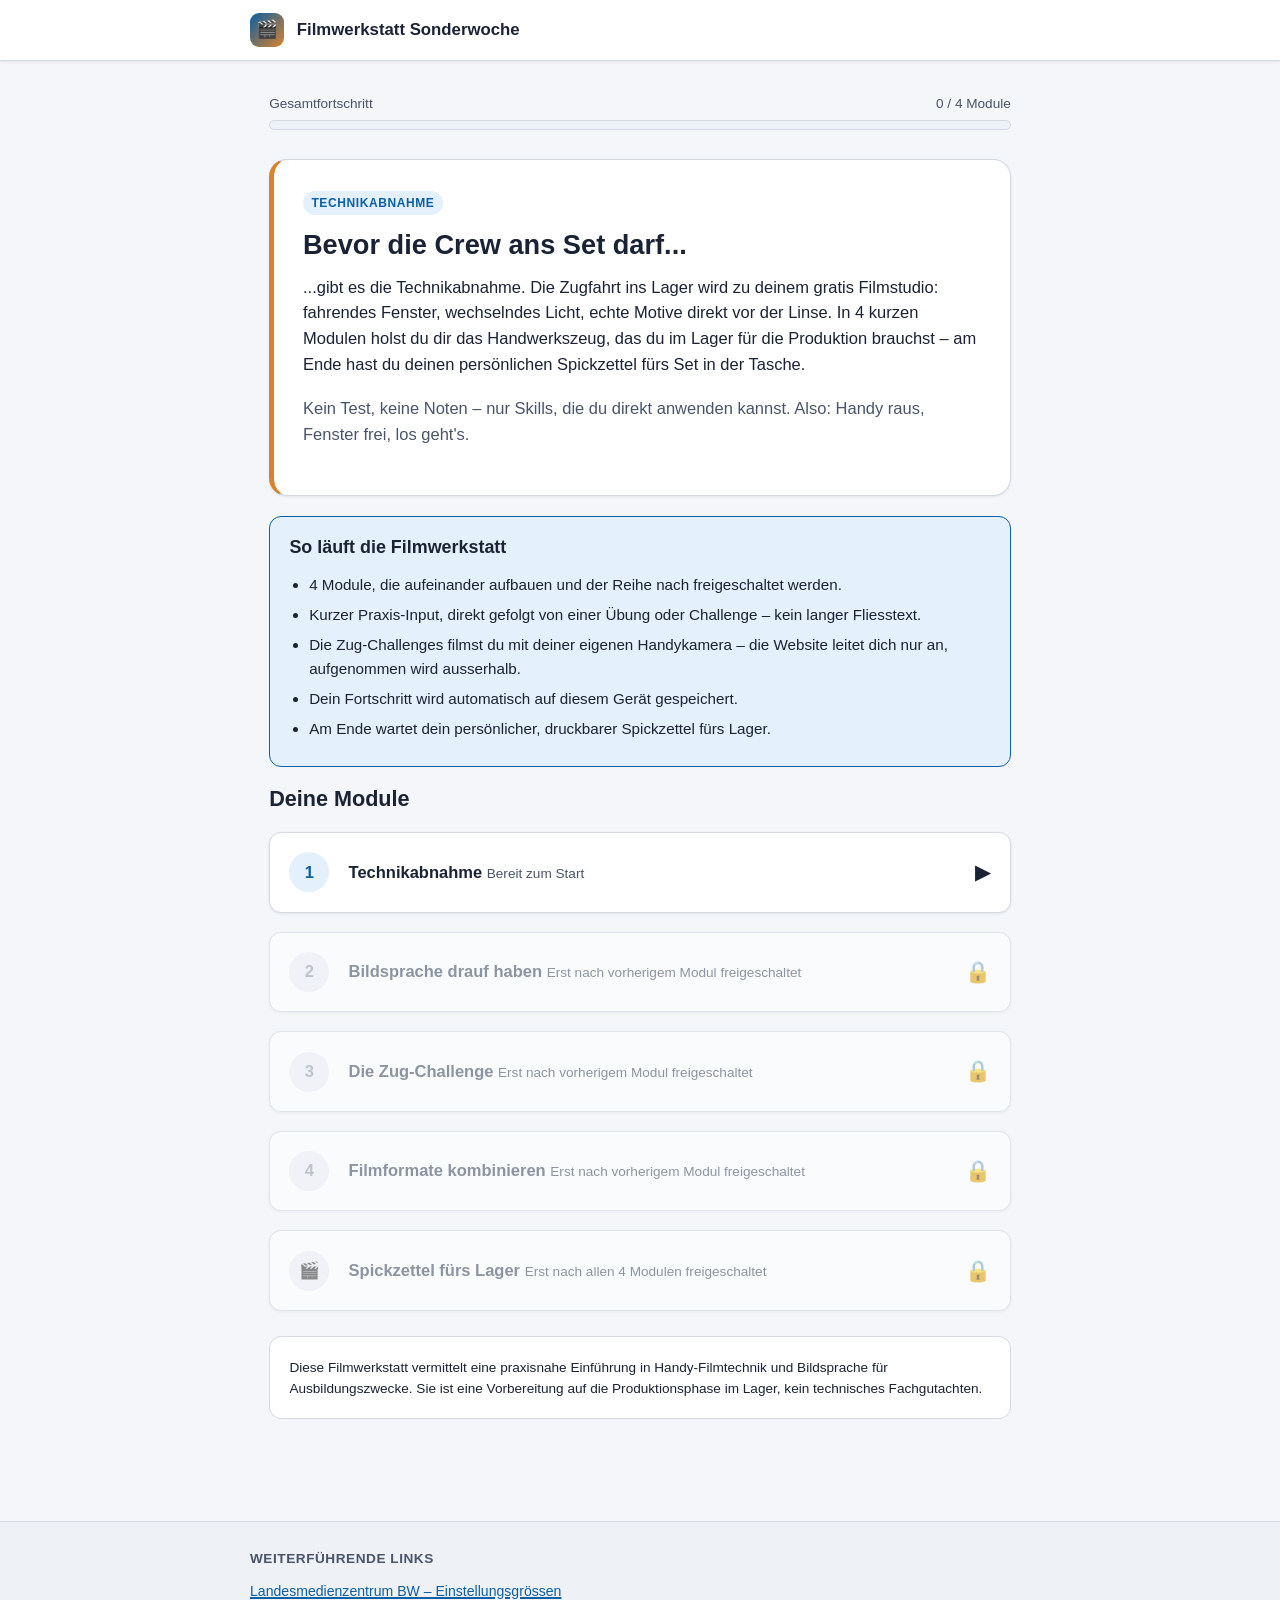
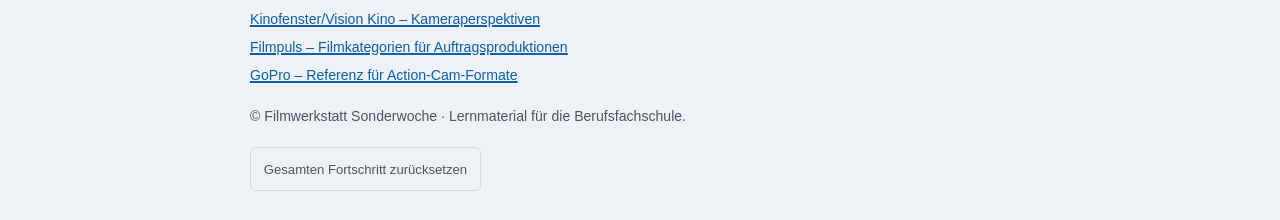
<file: module/02-bildsprache.html>
<!DOCTYPE html>
<html lang="de">
<head>
<meta charset="UTF-8">
<meta name="viewport" content="width=device-width, initial-scale=1, viewport-fit=cover">
<title>Modul 2: Bildsprache drauf haben – Filmwerkstatt Sonderwoche</title>
<meta name="description" content="Modul 2: Einstellungsgrössen, Perspektiven, Komposition und Kamerabewegung – die Bausteine der Bildsprache beim Filmen.">
<link rel="stylesheet" href="../assets/css/style.css">
</head>
<body>
<a class="skip-link" href="#main">Zum Inhalt springen</a>

<header class="site-header">
  <div class="site-header__inner">
    <a class="brand" href="../index.html">
      <span class="brand__mark" aria-hidden="true">🎬</span>
      Filmwerkstatt Sonderwoche
    </a>
    <a class="home-link" href="../index.html">← Übersicht</a>
  </div>
</header>

<main id="main">
  <div class="module-breadcrumb">Modul 2 von 4</div>
  <div class="progress-wrap">
    <div id="progress-bar-container"></div>
  </div>

  <section class="card card--scenario">
    <span class="tag">Bildsprache</span>
    <h1>Einstellungsgrössen, Perspektiven &amp; mehr</h1>
    <p>
      Vier Werkzeuge entscheiden, wie eine Aufnahme wirkt: wie <strong>nah</strong>
      die Kamera ans Motiv geht (Einstellungsgrösse), aus welchem <strong>Winkel</strong>
      sie draufschaut (Perspektive), wie das Bild <strong>aufgebaut</strong> ist
      (Komposition) und ob und wie sich die Kamera <strong>bewegt</strong>. Alle
      vier lernst du hier – im Lager wendest du sie direkt an.
    </p>
  </section>

  <section class="card card--theory">
    <span class="tag">Einstellungsgrössen</span>
    <h2>Von der Totalen bis ins Detail</h2>
    <p class="text-muted">Dieselbe Person, derselbe Ort – nur die Kamera zoomt
      immer weiter rein.</p>
    <div class="svg-grid" id="einstellungsgroessen-grid"></div>
    <div class="box box--rule">
      <h3>Merksatz</h3>
      <p>Beim Schneiden nie mehr als eine Einstellungsgrösse „überspringen” – sonst
        wirkt der Schnitt wie ein Fehler (Jump Cut). Von Totale direkt auf Detail
        springen vermeiden, lieber eine Zwischenstufe zeigen.</p>
    </div>
  </section>

  <section class="card card--theory">
    <span class="tag">Perspektiven</span>
    <h2>Der Blickwinkel der Kamera</h2>
    <p class="text-muted">Einstellungsgrösse und Perspektive sind unabhängig
      voneinander – beides lässt sich beliebig kombinieren.</p>
    <div class="svg-grid" id="perspektiven-grid"></div>
    <div class="box box--tip">
      <h3>Merksatz</h3>
      <p><strong>„Von unten = Held.”</strong> Froschperspektive lässt ein Motiv
        mächtig und dominant wirken – Vogelperspektive macht es klein und
        überblickbar.</p>
    </div>

    <h3 style="margin-top:1.5rem;">So sieht das in echten Fotos aus</h3>
    <div class="photo-pair">
      <figure class="mb-0">
        <img src="../assets/img/perspektive-vogel.jpg" alt="Luftaufnahme einer Küstenstadt senkrecht von oben fotografiert, Strand und Häuser klein und überblickbar." loading="lazy">
        <figcaption>
          <strong>Vogelperspektive.</strong> Aus der Luft wirkt alles klein und
          überblickbar – ideal für Orientierung.
          <span class="text-muted">Foto: John D Fielding, CC BY 2.0</span>
        </figcaption>
      </figure>
      <figure class="mb-0">
        <img src="../assets/img/perspektive-frosch.jpg" alt="Blick von ganz unten an einer Person vorbei steil nach oben zu Wolkenkratzern, die dadurch riesig und mächtig wirken." loading="lazy">
        <figcaption>
          <strong>Froschperspektive.</strong> Von unten fotografiert wirken selbst
          Gebäude überwältigend gross und mächtig.
          <span class="text-muted">Foto: CC0</span>
        </figcaption>
      </figure>
    </div>
  </section>

  <section class="card card--theory">
    <span class="tag">Komposition</span>
    <h2>Wie das Bild aufgebaut ist</h2>
    <p>
      Die Drittelregel kennst du schon aus Modul 1 – sie ist aber nur eine von
      mehreren Kompositionsregeln, die dein Bild sofort professioneller wirken
      lassen.
    </p>
    <div class="box box--rule">
      <h3>Führungslinien (Leading Lines)</h3>
      <p class="mb-0">Wege, Geländer, Bahnschienen oder Lichtstreifen lenken das
        Auge automatisch zu deinem Hauptmotiv, wenn du sie diagonal ins Bild
        einbaust statt sie einfach zu ignorieren.</p>
    </div>
    <div class="box box--rule">
      <h3>Blickrichtungsraum (Nasenraum)</h3>
      <p class="mb-0">Schaut eine Person im Bild nach links, lass mehr Freiraum
        auf der linken Seite als auf der rechten – sonst wirkt es, als würde sie
        „gegen den Bildrand schauen”.</p>
    </div>
    <div class="box box--rule">
      <h3>Symmetrie &amp; Balance</h3>
      <p class="mb-0">Manchmal ist genau die Mitte richtig: Bei symmetrischen
        Motiven (Gänge, Spiegelungen, Architektur) wirkt eine zentrierte
        Komposition bewusst ruhig und kraftvoll – das Gegenteil der Drittelregel,
        genauso absichtlich eingesetzt.</p>
    </div>
  </section>

  <section class="card card--theory">
    <span class="tag">Kamerabewegung</span>
    <h2>Bewegt sich die Kamera – und wie?</h2>
    <ul>
      <li><strong>Schwenk (Pan):</strong> Die Kamera dreht sich von einem festen
        Punkt aus horizontal oder vertikal – gut, um einen Raum oder eine
        Landschaft zu „erlaufen”, ohne selbst zu gehen.</li>
      <li><strong>Fahrt/Tracking:</strong> Die Kamera selbst bewegt sich durch den
        Raum (z. B. beim Gehen mitgefilmt) – wirkt dynamischer als ein Schwenk,
        braucht aber ruhige Schritte.</li>
      <li><strong>Zoom vs. Fahrt:</strong> Ein Zoom vergrössert nur den
        Bildausschnitt, die Perspektive bleibt gleich. Eine Fahrt (näher hingehen)
        verändert echte Tiefe und Perspektive – wirkt darum natürlicher.</li>
      <li><strong>Handheld vs. stabilisiert:</strong> Freihändig gefilmt wirkt
        unmittelbar und dokumentarisch (bewusst als Stilmittel einsetzbar),
        abgestützt/mit Gimbal wirkt ruhig und „professionell”. Beides ist richtig
        – die Frage ist, was zur Szene passt.</li>
    </ul>
  </section>

  <section class="card card--exercise">
    <span class="tag">Quick-Check</span>
    <h2>Kurz angewendet</h2>
    <p class="text-muted">Kein Test, nur zum Einprägen.</p>
    <div id="quick-check"></div>
    <div id="qc-summary" class="exercise-summary"></div>
    <div class="btn-row">
      <button type="button" id="m2-complete-btn" class="btn" disabled>Modul 2 abschliessen</button>
    </div>
  </section>

  <nav class="module-nav" id="module-nav" aria-label="Modul-Navigation"></nav>
</main>

<footer class="site-footer">
  <div class="site-footer__inner">
    <h4>Weiterführende Links</h4>
    <ul>
      <li><a href="https://www.studiobinder.com/blog/ultimate-guide-to-camera-shots/" target="_blank" rel="noopener">StudioBinder – Guide zu Einstellungsgrössen &amp; Kamerawinkeln</a></li>
      <li><a href="https://www.studiobinder.com/blog/different-types-of-camera-movements-in-film/" target="_blank" rel="noopener">StudioBinder – Guide zu Kamerabewegungen</a></li>
    </ul>
    <div class="disclaimer">Diese Filmwerkstatt vermittelt eine praxisnahe Einführung in Bildsprache für Ausbildungszwecke.</div>
    <button class="reset-btn" id="reset-btn" type="button">Gesamten Fortschritt zurücksetzen</button>
  </div>
</footer>

<script type="module">
  import { renderProgressBar, renderModuleNav, setupResetButton, enforceUnlock, markModuleDone } from "../assets/js/progress.js";

  if (enforceUnlock("module", 2)) {
    renderProgressBar(document.getElementById("progress-bar-container"), "Modul 2 von 4");
    renderModuleNav(document.getElementById("module-nav"), 2);
    setupResetButton(document.getElementById("reset-btn"));

    const EINSTELLUNGSGROESSEN = [
      { id: "totale", title: "Totale", text: "Gesamte Szenerie, Person klein darin – Orientierung, guter Einstieg." },
      { id: "halbtotale", title: "Halbtotale", text: "Person komplett von Kopf bis Fuss – Körpersprache & Bewegung gut erkennbar." },
      { id: "halbnah", title: "Halbnah", text: "Person von Kopf bis Hüfte – Fokus auf Person, Umgebung tritt zurück." },
      { id: "nah", title: "Nah", text: "Person von Kopf bis Brust – klassische Interview-/Dialog-Einstellung." },
      { id: "gross", title: "Grossaufnahme", text: "Nur der Kopf/das Gesicht – starke emotionale Wirkung." },
      { id: "detail", title: "Detail", text: "Nur ein Ausschnitt (Auge, Hand, Objekt) – lenkt die Aufmerksamkeit gezielt." },
    ];

    const PERSPEKTIVEN = [
      { id: "vogelperspektive", title: "Vogelperspektive", text: "Kamera über dem Motiv – wirkt klein, überblickbar, manchmal unterlegen." },
      { id: "augenhoehe", title: "Augenhöhe", text: "Kamera auf Höhe des Motivs – neutral, „ehrliche” Wirkung." },
      { id: "froschperspektive", title: "Froschperspektive", text: "Kamera unter dem Motiv, nach oben gerichtet – „von unten = Held”." },
    ];

    async function renderSvgGrid(containerId, items, folder) {
      const container = document.getElementById(containerId);
      for (const item of items) {
        const card = document.createElement("div");
        card.className = "svg-card";
        const frame = document.createElement("div");
        frame.className = "svg-card__frame";
        try {
          const res = await fetch(`../assets/svg/${folder}/${item.id}.svg`);
          frame.innerHTML = await res.text();
        } catch (e) {
          frame.textContent = "Bild konnte nicht geladen werden.";
        }
        card.appendChild(frame);
        card.insertAdjacentHTML(
          "beforeend",
          `<div class="svg-card__title">${item.title}</div><p class="svg-card__text">${item.text}</p>`
        );
        container.appendChild(card);
      }
    }

    renderSvgGrid("einstellungsgroessen-grid", EINSTELLUNGSGROESSEN, "einstellungsgroessen");
    renderSvgGrid("perspektiven-grid", PERSPEKTIVEN, "perspektiven");

    const QUICK_CHECK = [
      {
        szenario: "Du willst zeigen, wo die Szene überhaupt spielt – die ganze Umgebung soll sichtbar sein, die Person darf ruhig klein wirken.",
        optionen: ["Totale", "Grossaufnahme", "Froschperspektive", "Detail"],
        loesung: 0,
        erklaerung: "Die Totale etabliert den Ort – guter Einstieg in eine Sequenz.",
      },
      {
        szenario: "Du willst eine sehr emotionale Einstellung: Jede Gefühlsregung im Gesicht soll klar sichtbar sein.",
        optionen: ["Halbtotale", "Grossaufnahme", "Vogelperspektive", "Totale"],
        loesung: 1,
        erklaerung: "Die Grossaufnahme zeigt nur den Kopf – starke emotionale Wirkung.",
      },
      {
        szenario: "Dein Motiv soll mächtig, imposant und dominant wirken.",
        optionen: ["Vogelperspektive", "Augenhöhe", "Froschperspektive", "Halbnah"],
        loesung: 2,
        erklaerung: "„Von unten = Held” – die Froschperspektive lässt Motive mächtig wirken.",
      },
      {
        szenario: "Klassische Interview-Situation: Kopf bis Brust sichtbar, Mimik gut lesbar.",
        optionen: ["Detail", "Nah", "Totale", "Vogelperspektive"],
        loesung: 1,
        erklaerung: "Nah ist die klassische Interview-/Dialog-Einstellungsgrösse.",
      },
      {
        szenario: "Eine Person im Bild schaut nach rechts aus dem Bild heraus. Wo lässt du mehr Freiraum?",
        optionen: ["Links von der Person", "Rechts von der Person, in Blickrichtung", "Spielt keine Rolle", "Oberhalb des Kopfes"],
        loesung: 1,
        erklaerung: "Blickrichtungsraum (Nasenraum): Der Freiraum sollte in die Richtung liegen, in die die Person schaut, sonst wirkt es beengt.",
      },
      {
        szenario: "Du filmst einen langen Bahnsteig, der genau in der Bildmitte auf einen Fluchtpunkt zuläuft.",
        optionen: ["Das ist grundsätzlich immer ein Kompositionsfehler", "Eine bewusst zentrierte, symmetrische Komposition kann hier ruhig und kraftvoll wirken", "Man sollte in diesem Fall unbedingt die Drittelregel erzwingen", "Symmetrie funktioniert nur bei Personenaufnahmen"],
        loesung: 1,
        erklaerung: "Bei symmetrischen Motiven wie geraden Gängen oder Gleisen ist eine zentrierte Komposition oft die stärkere, bewusste Wahl statt der Drittelregel.",
      },
      {
        szenario: "Du willst näher an eine Person heran, ohne dass sich die Perspektive unnatürlich verzerrt.",
        optionen: ["Digital zoomen", "Mit den Füssen näher hingehen (Fahrt)", "Die Kamera schwenken", "Das Bild nachträglich zuschneiden"],
        loesung: 1,
        erklaerung: "Eine echte Fahrt (Näher-Hingehen) verändert Tiefe und Perspektive natürlich – ein Zoom vergrössert nur den Ausschnitt und wirkt schnell flach.",
      },
    ];

    const qcContainer = document.getElementById("quick-check");
    const qcSummary = document.getElementById("qc-summary");
    const completeBtn = document.getElementById("m2-complete-btn");
    let answeredCount = 0;

    QUICK_CHECK.forEach((q, i) => {
      const item = document.createElement("div");
      item.className = "exercise-item";
      item.innerHTML = `
        <p><strong>${i + 1}. ${q.szenario}</strong></p>
        <div class="tree-options" style="display:flex; flex-wrap:wrap; gap:0.6rem;">
          ${q.optionen.map((o) => `<button type="button" class="btn btn--secondary" data-choice="${o}">${o}</button>`).join("")}
        </div>
        <div class="exercise-feedback" data-role="fb"></div>
      `;
      qcContainer.appendChild(item);
      const buttons = item.querySelectorAll("[data-choice]");
      const fb = item.querySelector("[data-role='fb']");
      buttons.forEach((btn, idx) => {
        btn.addEventListener("click", () => {
          if (btn.disabled) return;
          buttons.forEach((b) => (b.disabled = true));
          const correct = idx === q.loesung;
          fb.className = "exercise-feedback is-visible " + (correct ? "is-correct" : "is-incorrect");
          fb.innerHTML = `<strong>${correct ? "Genau!" : "Richtig wäre: " + q.optionen[q.loesung]}</strong><br>${q.erklaerung}`;
          answeredCount++;
          if (answeredCount === QUICK_CHECK.length) {
            qcSummary.className = "exercise-summary is-visible";
            qcSummary.innerHTML = "Alle Situationen durchgespielt – du kannst das Modul jetzt abschliessen.";
            completeBtn.disabled = false;
          }
        });
      });
    });

    completeBtn.addEventListener("click", () => {
      markModuleDone(2);
      window.location.href = "../index.html";
    });
  }
</script>
</body>
</html>
</file>
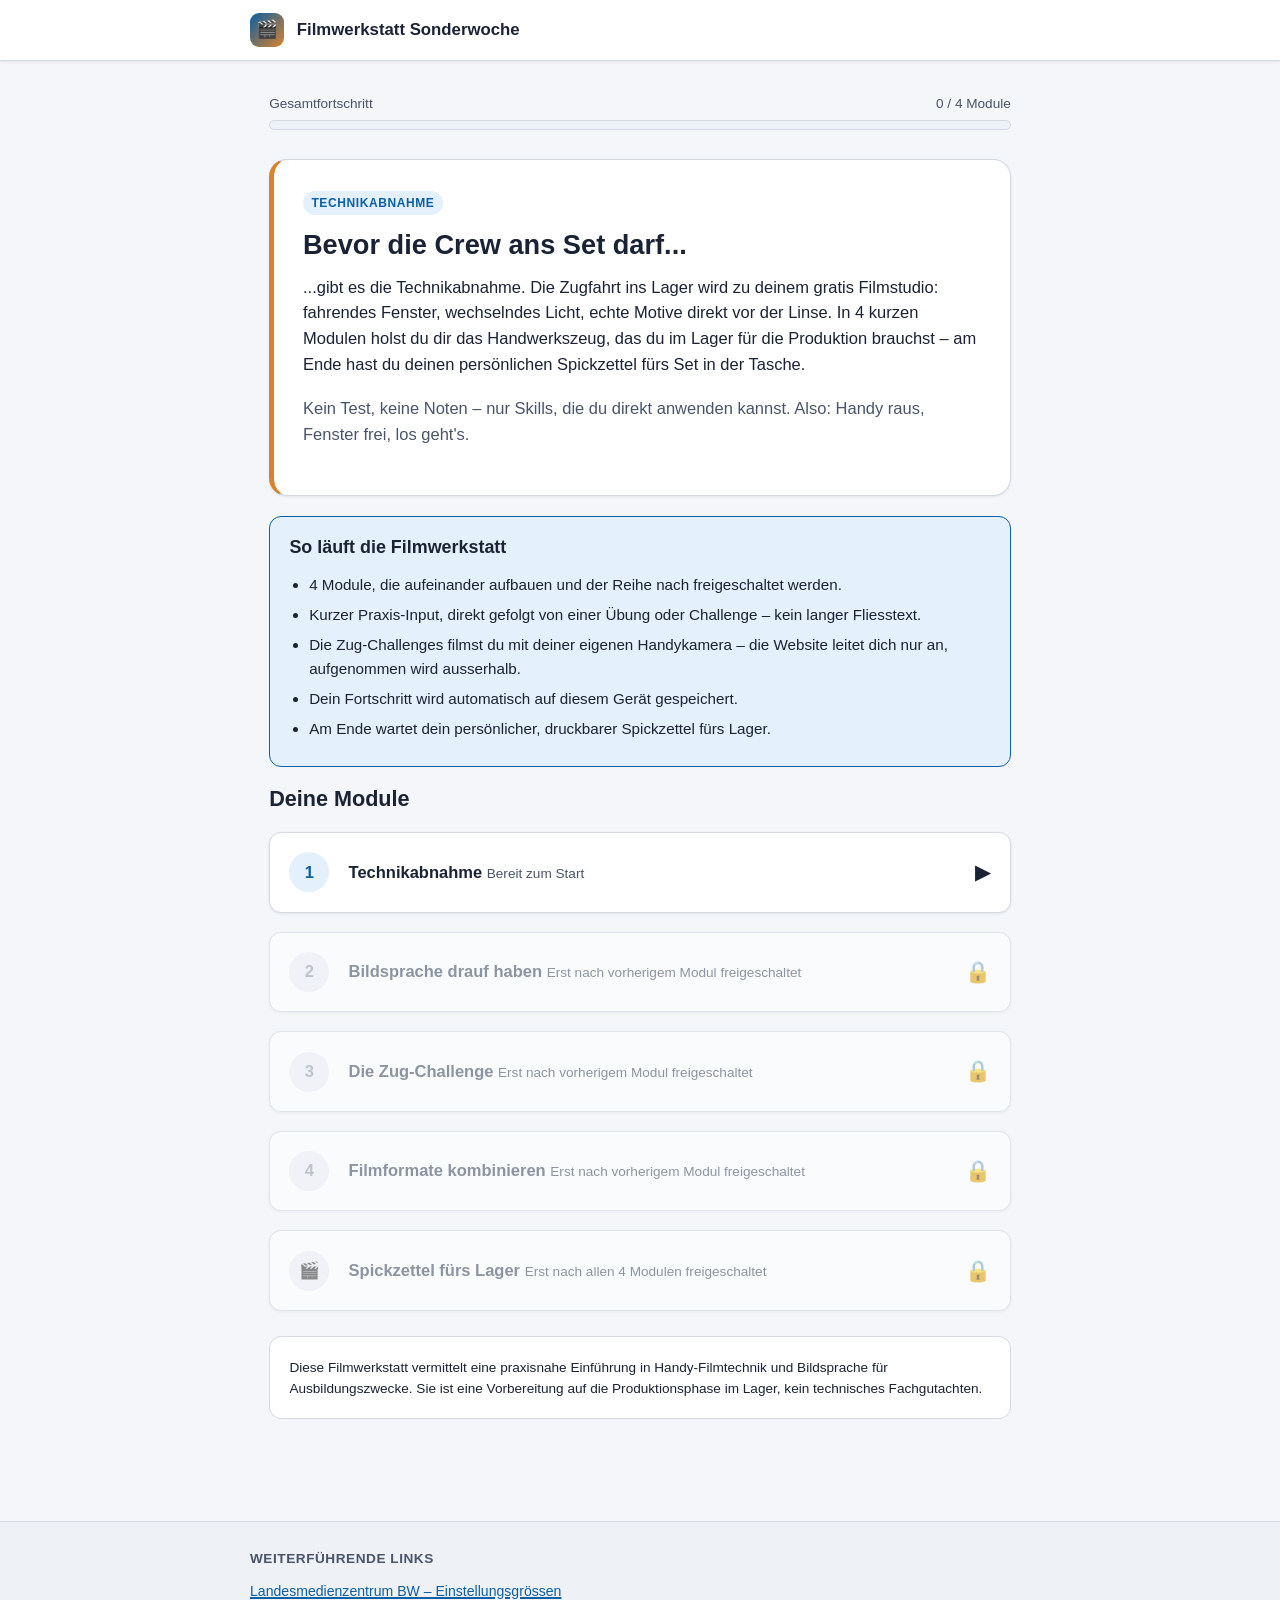
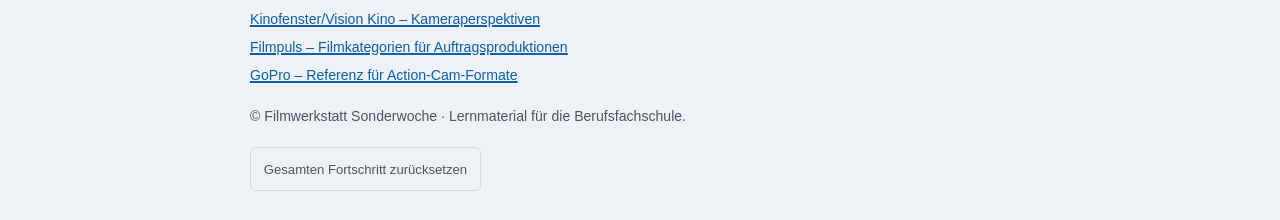
<file: module/03-zug-challenge.html>
<!DOCTYPE html>
<html lang="de">
<head>
<meta charset="UTF-8">
<meta name="viewport" content="width=device-width, initial-scale=1, viewport-fit=cover">
<title>Modul 3: Die Zug-Challenge – Filmwerkstatt Sonderwoche</title>
<meta name="description" content="Modul 3: Plane und filme deine erste Mini-Produktion – die Zugfahrt-Doku, mit echtem Drehplan-Tool.">
<link rel="stylesheet" href="../assets/css/style.css">
</head>
<body>
<a class="skip-link" href="#main">Zum Inhalt springen</a>

<header class="site-header">
  <div class="site-header__inner">
    <a class="brand" href="../index.html">
      <span class="brand__mark" aria-hidden="true">🎬</span>
      Filmwerkstatt Sonderwoche
    </a>
    <a class="home-link" href="../index.html">← Übersicht</a>
  </div>
</header>

<main id="main">
  <div class="module-breadcrumb">Modul 3 von 4</div>
  <div class="progress-wrap">
    <div id="progress-bar-container"></div>
  </div>

  <section class="card card--scenario">
    <span class="tag">Deine erste Mini-Produktion</span>
    <h1>Die Zugfahrt-Doku</h1>
    <p>
      Zeit, alles aus Modul 1 und 2 zusammenzubringen: Du drehst eine <strong>60–90
      Sekunden Mini-Doku</strong> über eure Zugfahrt ins Lager – Landschaft,
      Leute, Stimmung. Wie ein echtes Produktionsteam planst du zuerst deine
      Einstellungen in einem <strong>Drehplan</strong>, dann gehst du filmen (mit
      deiner eigenen Handykamera – nicht auf dieser Seite), und am Schluss
      reflektierst du kurz, wie es gelaufen ist.
    </p>
  </section>

  <section class="card card--theory">
    <span class="tag">Beispiel</span>
    <h2>So könnte dein Drehplan aussehen</h2>
    <p class="text-muted">Ein Ausschnitt zur Inspiration – nicht abschreiben,
      sondern für deine eigene Zugfahrt anpassen.</p>
    <div style="overflow-x:auto;">
      <table class="spickzettel-table">
        <thead><tr><th>Einstellungsgrösse</th><th>Perspektive</th><th>Was im Bild ist</th></tr></thead>
        <tbody>
          <tr><td>Totale</td><td>Augenhöhe</td><td>Landschaft durchs Zugfenster, im Vorbeifahren</td></tr>
          <tr><td>Nah</td><td>Augenhöhe</td><td>Zwei Teammitglieder im Gespräch/Kartenspiel</td></tr>
          <tr><td>Detail</td><td>Froschperspektive</td><td>Zugticket auf dem Klapptisch, von schräg unten</td></tr>
          <tr><td>Halbtotale</td><td>Vogelperspektive</td><td>Gang durchs Abteil, Handy über Kopfhöhe gehalten</td></tr>
        </tbody>
      </table>
    </div>
  </section>

  <section class="card card--exercise">
    <span class="tag">Drehplan</span>
    <h2>Plane deine Shots</h2>
    <p class="text-muted">Füge mindestens 5 Shots hinzu. Nutze bewusst
      verschiedene Einstellungsgrössen und Perspektiven – nicht einfach 5× das
      Gleiche.</p>

    <div id="shotlist"></div>
    <div class="btn-row" style="margin-top:0;">
      <button type="button" id="add-shot-btn" class="btn btn--secondary">+ Shot hinzufügen</button>
    </div>
    <div id="shot-stats" class="shot-stats"></div>
  </section>

  <section class="box box--tip">
    <h3>Jetzt filmen</h3>
    <p class="mb-0">Nimm dein Handy, geh deinen Drehplan durch und film jeden
      geplanten Shot einmal. Denk an die Technikabnahme aus Modul 1 (Querformat,
      ruhig halten, Fokus sperren). Plane dafür ca. 15–20 Minuten ein.</p>
  </section>

  <section class="card card--exercise">
    <span class="tag">Reflexion</span>
    <h2>Wie ist es gelaufen?</h2>
    <p class="text-muted">Geh kurz deinen Drehplan durch: Was hat geklappt, was
      würdest du beim nächsten Mal anders machen? Nur für dich – keine
      Auswertung.</p>
    <textarea id="reflection" placeholder="Deine Gedanken..."></textarea>
    <div class="btn-row">
      <button type="button" id="m3-complete-btn" class="btn" disabled>Modul 3 abschliessen</button>
    </div>
    <p class="text-muted" id="m3-hint" style="font-size:0.85rem; margin-top:0.6rem;"></p>
  </section>

  <nav class="module-nav" id="module-nav" aria-label="Modul-Navigation"></nav>
</main>

<footer class="site-footer">
  <div class="site-footer__inner">
    <div class="disclaimer">Diese Filmwerkstatt vermittelt eine praxisnahe Einführung in Handy-Filmtechnik für Ausbildungszwecke.</div>
    <button class="reset-btn" id="reset-btn" type="button">Gesamten Fortschritt zurücksetzen</button>
  </div>
</footer>

<script type="module">
  import { renderProgressBar, renderModuleNav, setupResetButton, enforceUnlock, markModuleDone } from "../assets/js/progress.js";
  import { initShotlistBuilder } from "../assets/js/shotlist.js";

  if (enforceUnlock("module", 3)) {
    renderProgressBar(document.getElementById("progress-bar-container"), "Modul 3 von 4");
    renderModuleNav(document.getElementById("module-nav"), 3);
    setupResetButton(document.getElementById("reset-btn"));

    const completeBtn = document.getElementById("m3-complete-btn");
    const hint = document.getElementById("m3-hint");
    const reflection = document.getElementById("reflection");
    let shotlistOk = false;

    function checkCompletion() {
      const reflectionFilled = reflection.value.trim().length >= 10;
      completeBtn.disabled = !(shotlistOk && reflectionFilled);
      if (!shotlistOk) {
        hint.textContent = "Vervollständige zuerst deinen Drehplan (siehe Kriterien oben).";
      } else if (!reflectionFilled) {
        hint.textContent = "Schreib noch ein paar Sätze zur Reflexion.";
      } else {
        hint.textContent = "Bereit – weiter zu den Filmformaten!";
      }
    }

    initShotlistBuilder({
      container: document.getElementById("shotlist"),
      statsEl: document.getElementById("shot-stats"),
      addBtn: document.getElementById("add-shot-btn"),
      onChange: (shots, meetsRequirement) => {
        shotlistOk = meetsRequirement;
        checkCompletion();
      },
    });

    reflection.addEventListener("input", checkCompletion);
    checkCompletion();

    completeBtn.addEventListener("click", () => {
      markModuleDone(3);
      window.location.href = "../index.html";
    });
  }
</script>
</body>
</html>
</file>
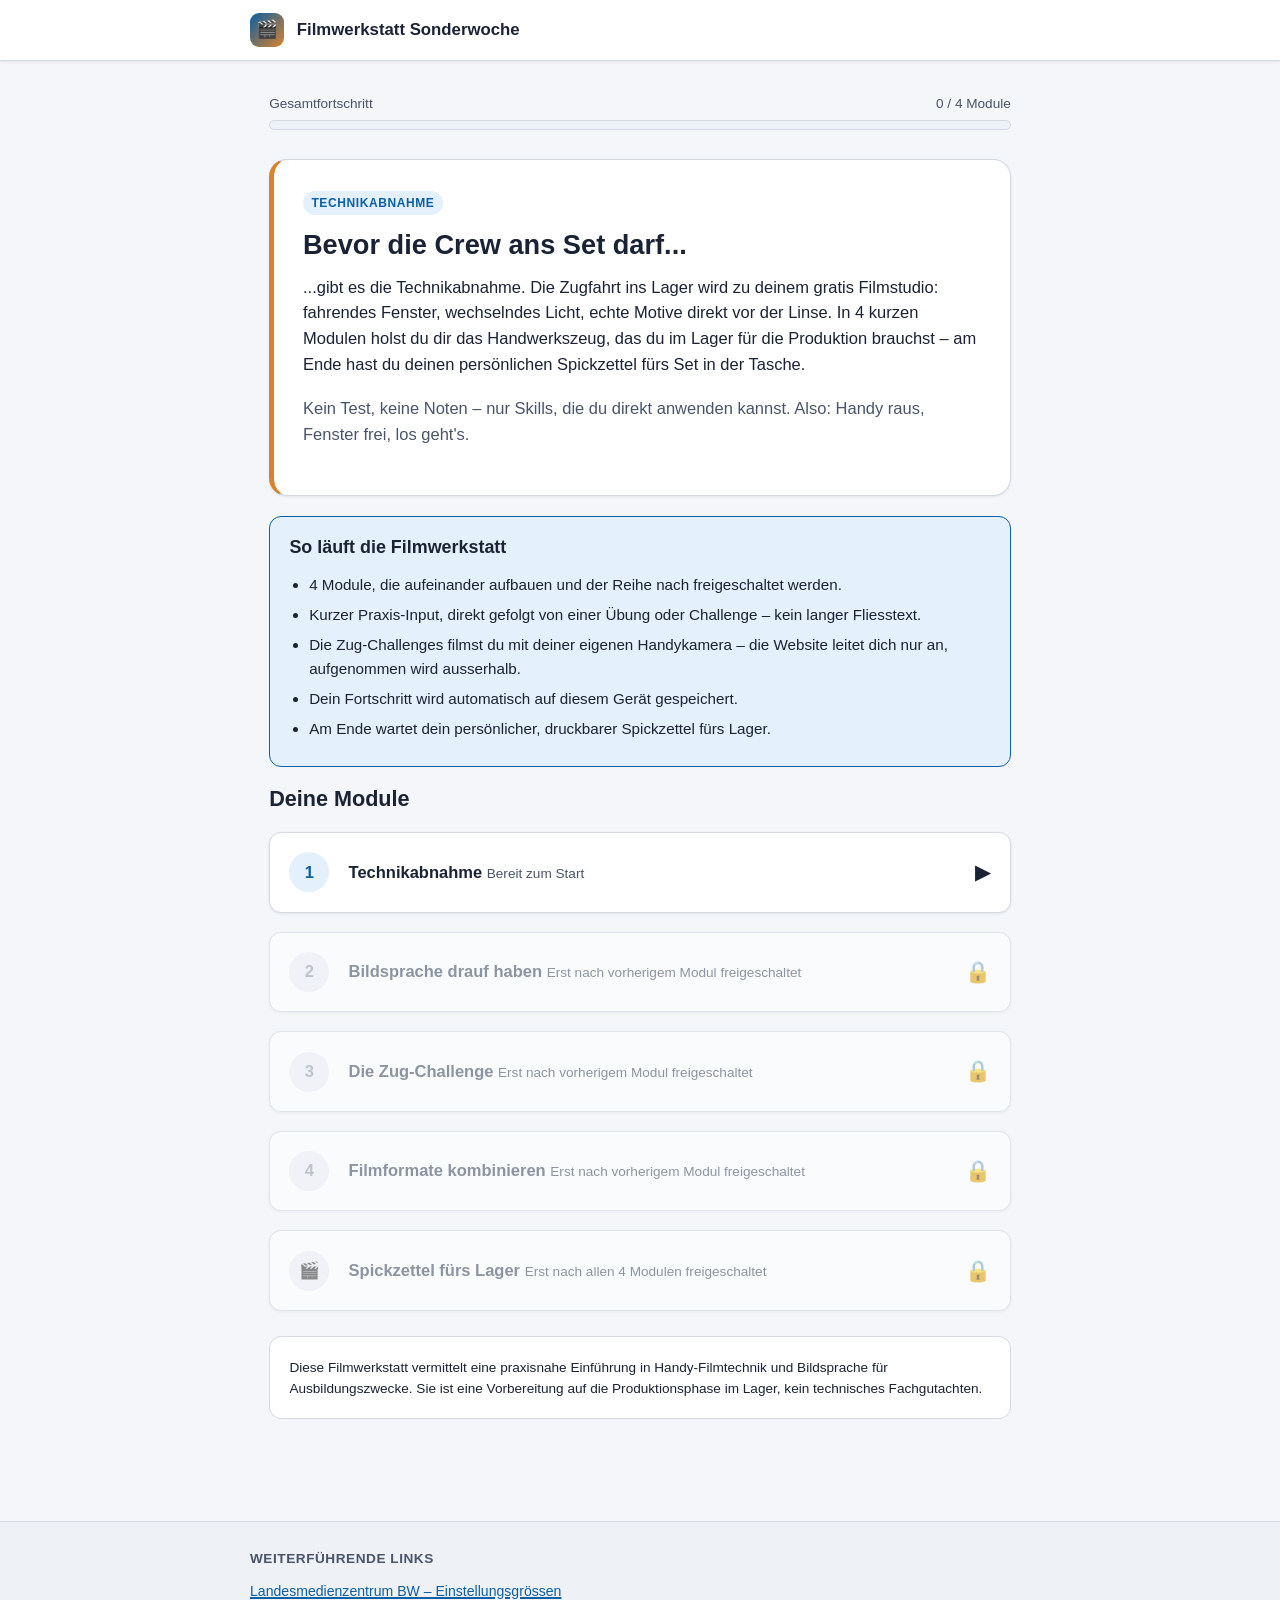
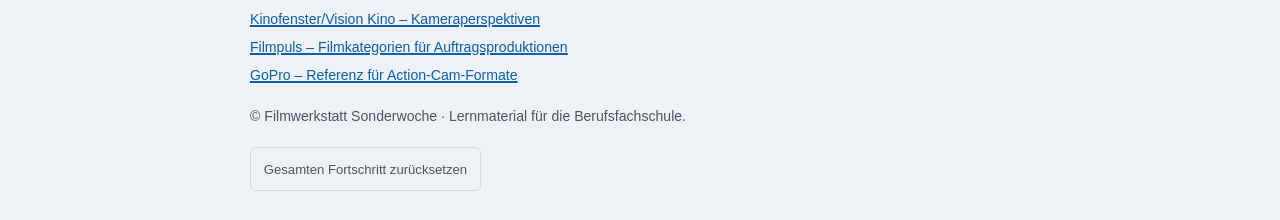
<file: module/04-filmformate.html>
<!DOCTYPE html>
<html lang="de">
<head>
<meta charset="UTF-8">
<meta name="viewport" content="width=device-width, initial-scale=1, viewport-fit=cover">
<title>Modul 4: Filmformate kombinieren – Filmwerkstatt Sonderwoche</title>
<meta name="description" content="Modul 4: Imagefilm, Werbespot, Mini-Doku, Action-Cam und Testimonial – Perspektive, Rhythmus und Musik gezielt kombinieren.">
<link rel="stylesheet" href="../assets/css/style.css">
</head>
<body>
<a class="skip-link" href="#main">Zum Inhalt springen</a>

<header class="site-header">
  <div class="site-header__inner">
    <a class="brand" href="../index.html">
      <span class="brand__mark" aria-hidden="true">🎬</span>
      Filmwerkstatt Sonderwoche
    </a>
    <a class="home-link" href="../index.html">← Übersicht</a>
  </div>
</header>

<main id="main">
  <div class="module-breadcrumb">Modul 4 von 4</div>
  <div class="progress-wrap">
    <div id="progress-bar-container"></div>
  </div>

  <section class="card card--scenario">
    <span class="tag">Filmformate</span>
    <h1>Perspektive, Rhythmus &amp; Musik gezielt kombinieren</h1>
    <p>
      Jedes Video-Format hat seinen eigenen "Sound": eine typische Kombination aus
      Kamera-Perspektive, Schnitttempo und Musik. Kennst du diese Kombination,
      kannst du im Lager gezielt den passenden Stil für dein Projekt wählen –
      statt einfach drauflos zu filmen.
    </p>
  </section>

  <section class="card card--exercise">
    <span class="tag">Zuordnungsspiel</span>
    <h2>Format und Merkmale verbinden</h2>
    <p class="text-muted">Tippe zuerst auf ein Format links, dann auf die
      passenden Merkmale rechts (Perspektive · Rhythmus · Musik).</p>

    <h3 class="text-muted" style="font-size:0.85rem; text-transform:uppercase; letter-spacing:0.03em;">Format</h3>
    <div class="memory-board" id="fm-cards"></div>

    <h3 class="text-muted" style="font-size:0.85rem; text-transform:uppercase; letter-spacing:0.03em; margin-top:1.2rem;">Merkmale</h3>
    <div class="memory-board" id="fm-rules"></div>

    <div id="fm-feedback" class="exercise-feedback"></div>
  </section>

  <section class="card card--theory">
    <span class="tag">Beispiele</span>
    <h2>So sieht's in echt aus</h2>
    <p class="text-muted">Offizielle Beispielvideos je Format – zum Reinschauen,
      nicht Pflicht.</p>
    <div id="video-examples"></div>
  </section>

  <section class="card card--exercise">
    <span class="tag">Für den Spickzettel</span>
    <h2>Welches Format willst du im Lager zuerst ausprobieren?</h2>
    <select id="wunschformat-select">
      <option value="">– bitte wählen –</option>
    </select>
    <div class="btn-row">
      <button type="button" id="m4-complete-btn" class="btn" disabled>Modul 4 abschliessen</button>
    </div>
    <p class="text-muted" id="m4-hint" style="font-size:0.85rem; margin-top:0.6rem;">Schliess zuerst alle 5 Zuordnungen ab.</p>
  </section>

  <nav class="module-nav" id="module-nav" aria-label="Modul-Navigation"></nav>
</main>

<footer class="site-footer">
  <div class="site-footer__inner">
    <h4>Weiterführende Links</h4>
    <ul>
      <li><a href="https://www.studiobinder.com/blog/ultimate-guide-to-camera-shots/" target="_blank" rel="noopener">StudioBinder – Guide zu Kameraeinstellungen &amp; Formaten</a></li>
      <li><a href="https://www.canneslions.com/awards" target="_blank" rel="noopener">Cannes Lions – Die international bekanntesten Werbe-Awards</a></li>
    </ul>
    <div class="disclaimer">Diese Filmwerkstatt vermittelt eine praxisnahe Einführung in Filmformate für Ausbildungszwecke.</div>
    <button class="reset-btn" id="reset-btn" type="button">Gesamten Fortschritt zurücksetzen</button>
  </div>
</footer>

<script type="module">
  import { renderProgressBar, renderModuleNav, setupResetButton, enforceUnlock, markModuleDone, saveWunschformat } from "../assets/js/progress.js";
  import { initFormatMatcher } from "../assets/js/format-matcher.js";

  if (enforceUnlock("module", 4)) {
    renderProgressBar(document.getElementById("progress-bar-container"), "Modul 4 von 4");
    renderModuleNav(document.getElementById("module-nav"), 4);
    setupResetButton(document.getElementById("reset-btn"));

    const completeBtn = document.getElementById("m4-complete-btn");
    const hint = document.getElementById("m4-hint");
    const select = document.getElementById("wunschformat-select");
    let matcherDone = false;

    function checkCompletion() {
      const ok = matcherDone && select.value;
      completeBtn.disabled = !ok;
      if (!matcherDone) {
        hint.textContent = "Schliess zuerst alle 5 Zuordnungen ab.";
      } else if (!select.value) {
        hint.textContent = "Wähl noch dein Wunschformat aus.";
      } else {
        hint.textContent = "Bereit – weiter zum Spickzettel!";
      }
    }

    initFormatMatcher({
      cardsEl: document.getElementById("fm-cards"),
      rulesEl: document.getElementById("fm-rules"),
      feedbackEl: document.getElementById("fm-feedback"),
      onAllMatched: (formate) => {
        matcherDone = true;
        checkCompletion();
      },
    }).then((formate) => {
      formate.forEach((f) => {
        const opt = document.createElement("option");
        opt.value = f.id;
        opt.textContent = f.name;
        select.appendChild(opt);
      });

      const videoContainer = document.getElementById("video-examples");
      formate.forEach((f) => {
        const heading = document.createElement("h3");
        heading.textContent = f.name;
        videoContainer.appendChild(heading);

        const pair = document.createElement("div");
        pair.className = "video-pair";
        videoContainer.appendChild(pair);

        f.videos.forEach((video) => {
          const item = document.createElement("div");

          const wrap = document.createElement("div");
          wrap.className = "video-facade";
          wrap.innerHTML = `
            <img class="video-facade__thumb" src="https://i.ytimg.com/vi/${video.id}/hqdefault.jpg" alt="Vorschaubild: ${video.titel}" loading="lazy">
            <button type="button" class="video-facade__play" aria-label="Video laden und abspielen: ${video.titel}"></button>
          `;
          wrap.querySelector(".video-facade__play").addEventListener("click", () => {
            wrap.innerHTML = `<iframe src="https://www.youtube-nocookie.com/embed/${video.id}?autoplay=1" title="${video.titel}" loading="lazy" allow="accelerometer; autoplay; encrypted-media; gyroscope; picture-in-picture" allowfullscreen></iframe>`;
          });

          const caption = document.createElement("p");
          caption.className = "video-caption";
          caption.innerHTML = `Beispiel: „${video.titel}” – Kanal: ${video.kanal}${video.hinweis ? " · " + video.hinweis : ""} · <a href="https://www.youtube.com/watch?v=${video.id}" target="_blank" rel="noopener">Direkt auf YouTube ansehen ↗</a>`;

          item.appendChild(wrap);
          item.appendChild(caption);
          pair.appendChild(item);
        });
      });
    });

    select.addEventListener("change", checkCompletion);

    completeBtn.addEventListener("click", () => {
      saveWunschformat(select.value);
      markModuleDone(4);
      window.location.href = "../index.html";
    });
  }
</script>
</body>
</html>
</file>
<file: assets/css/style.css>
/* ==========================================================================
   Filmwerkstatt Sonderwoche – Basis-Stylesheet
   Mobile-First, keine externen Fonts/Libraries.
   Design-System bewusst identisch zum Schwesterprojekt Bildwerkstatt_Sonderwoche
   (gleiche Farbvariablen/Layout-Grundmuster), damit beide Tools als Serie wirken.
   ========================================================================== */

:root {
  --color-bg: #f4f6f9;
  --color-surface: #ffffff;
  --color-surface-alt: #eef1f6;
  --color-text: #1a2233;
  --color-text-muted: #4a5468;
  --color-primary: #0b5fa5;
  --color-primary-dark: #084a82;
  --color-primary-light: #e4f0fb;
  --color-accent: #d9822b;
  --color-success: #1b7a43;
  --color-success-bg: #e4f6e9;
  --color-danger: #b3261e;
  --color-danger-bg: #fbe7e6;
  --color-warning-bg: #fff4e0;
  --color-border: #d3dae4;
  --color-locked: #9aa4b2;

  --radius-sm: 6px;
  --radius-md: 12px;
  --radius-lg: 18px;

  --shadow-sm: 0 1px 3px rgba(20, 30, 50, 0.08);
  --shadow-md: 0 4px 16px rgba(20, 30, 50, 0.12);

  --space-1: 0.4rem;
  --space-2: 0.8rem;
  --space-3: 1.2rem;
  --space-4: 1.8rem;
  --space-5: 2.6rem;

  --font-base: -apple-system, BlinkMacSystemFont, "Segoe UI", Roboto, Helvetica, Arial, sans-serif;
  --font-mono: ui-monospace, SFMono-Regular, Menlo, Consolas, monospace;

  color-scheme: light;
}

@media (prefers-color-scheme: dark) {
  :root {
    --color-bg: #10151f;
    --color-surface: #1a2130;
    --color-surface-alt: #232c3d;
    --color-text: #eef2f8;
    --color-text-muted: #b3bccc;
    --color-primary: #4d9fe0;
    --color-primary-dark: #79bcf0;
    --color-primary-light: #1c3550;
    --color-accent: #e8a34f;
    --color-success: #57c47e;
    --color-success-bg: #143824;
    --color-danger: #ef6b62;
    --color-danger-bg: #3a1e1c;
    --color-warning-bg: #3a2f16;
    --color-border: #34405a;
    --color-locked: #5c6577;
    color-scheme: dark;
  }
}

*, *::before, *::after { box-sizing: border-box; }
html { -webkit-text-size-adjust: 100%; }

body {
  margin: 0;
  font-family: var(--font-base);
  background: var(--color-bg);
  color: var(--color-text);
  line-height: 1.55;
  font-size: 16.5px;
  min-height: 100vh;
  display: flex;
  flex-direction: column;
}

h1, h2, h3, h4 { line-height: 1.25; margin: 0 0 var(--space-2); color: var(--color-text); }
h1 { font-size: 1.7rem; }
h2 { font-size: 1.35rem; }
h3 { font-size: 1.12rem; }
p { margin: 0 0 var(--space-3); }
a { color: var(--color-primary); text-decoration-thickness: 2px; }
a:hover { color: var(--color-primary-dark); }
img, svg { max-width: 100%; height: auto; display: block; }
button { font-family: inherit; font-size: 1rem; cursor: pointer; }
ul, ol { padding-left: 1.3em; }
li { margin-bottom: var(--space-1); }

/* ---------- Layout ---------- */

.site-header {
  background: var(--color-surface);
  border-bottom: 1px solid var(--color-border);
  padding: var(--space-2) var(--space-3);
  position: sticky;
  top: 0;
  z-index: 20;
  box-shadow: var(--shadow-sm);
}

.site-header__inner {
  max-width: 780px;
  margin: 0 auto;
  display: flex;
  align-items: center;
  justify-content: space-between;
  gap: var(--space-2);
}

.brand {
  display: flex;
  align-items: center;
  gap: var(--space-2);
  text-decoration: none;
  color: var(--color-text);
  font-weight: 700;
  font-size: 1.05rem;
}

.brand__mark {
  width: 34px;
  height: 34px;
  border-radius: 9px;
  background: linear-gradient(135deg, var(--color-primary), var(--color-accent));
  display: flex;
  align-items: center;
  justify-content: center;
  color: #fff;
  font-size: 1.1rem;
  flex-shrink: 0;
}

.home-link { font-size: 0.9rem; white-space: nowrap; }

main {
  flex: 1;
  width: 100%;
  max-width: 780px;
  margin: 0 auto;
  padding: var(--space-3) var(--space-3) var(--space-5);
}

.site-footer {
  background: var(--color-surface-alt);
  border-top: 1px solid var(--color-border);
  padding: var(--space-4) var(--space-3);
  margin-top: var(--space-5);
}

.site-footer__inner { max-width: 780px; margin: 0 auto; font-size: 0.88rem; color: var(--color-text-muted); }
.site-footer h4 { font-size: 0.85rem; text-transform: uppercase; letter-spacing: 0.04em; color: var(--color-text-muted); margin-bottom: var(--space-2); }
.site-footer ul { list-style: none; padding: 0; margin: 0 0 var(--space-3); }
.site-footer li { margin-bottom: var(--space-1); }

.disclaimer {
  background: var(--color-surface);
  border: 1px solid var(--color-border);
  border-radius: var(--radius-md);
  padding: var(--space-3);
  margin-bottom: var(--space-3);
  font-size: 0.85rem;
}

.reset-btn {
  background: none;
  border: 1px solid var(--color-border);
  color: var(--color-text-muted);
  border-radius: var(--radius-sm);
  padding: var(--space-1) var(--space-2);
  font-size: 0.82rem;
  min-height: 44px;
}

.reset-btn:hover { border-color: var(--color-danger); color: var(--color-danger); }

/* ---------- Fortschrittsanzeige ---------- */

.progress-wrap { margin: var(--space-2) 0 var(--space-4); }

.progress-wrap__label {
  display: flex;
  justify-content: space-between;
  font-size: 0.85rem;
  color: var(--color-text-muted);
  margin-bottom: var(--space-1);
}

.progress-bar {
  height: 10px;
  border-radius: 999px;
  background: var(--color-surface-alt);
  border: 1px solid var(--color-border);
  overflow: hidden;
}

.progress-bar__fill {
  height: 100%;
  background: linear-gradient(90deg, var(--color-primary), var(--color-accent));
  border-radius: 999px;
  transition: width 0.4s ease;
}

/* ---------- Karten & Buttons ---------- */

.card {
  background: var(--color-surface);
  border: 1px solid var(--color-border);
  border-radius: var(--radius-lg);
  padding: var(--space-4);
  margin-bottom: var(--space-3);
  box-shadow: var(--shadow-sm);
}

.card--scenario { border-left: 5px solid var(--color-accent); }
.card--theory { border-left: 5px solid var(--color-primary); }
.card--exercise { border-left: 5px solid var(--color-success); }

.tag {
  display: inline-block;
  font-size: 0.75rem;
  font-weight: 700;
  text-transform: uppercase;
  letter-spacing: 0.05em;
  color: var(--color-primary);
  background: var(--color-primary-light);
  padding: 0.25em 0.7em;
  border-radius: 999px;
  margin-bottom: var(--space-2);
}

.btn {
  display: inline-flex;
  align-items: center;
  justify-content: center;
  gap: 0.5em;
  min-height: 44px;
  padding: 0.7em 1.4em;
  border-radius: var(--radius-md);
  border: none;
  background: var(--color-primary);
  color: #fff;
  font-weight: 600;
  text-decoration: none;
  transition: background 0.15s ease, transform 0.1s ease;
}

.btn:hover { background: var(--color-primary-dark); color: #fff; }
.btn:active { transform: scale(0.98); }
.btn:disabled, .btn.is-disabled { background: var(--color-locked); cursor: not-allowed; pointer-events: none; }

.btn--secondary { background: var(--color-surface-alt); color: var(--color-text); border: 1px solid var(--color-border); }
.btn--secondary:hover { background: var(--color-border); color: var(--color-text); }
.btn--block { width: 100%; }

.btn-row { display: flex; flex-wrap: wrap; gap: var(--space-2); margin-top: var(--space-3); }

/* ---------- Modul-Übersicht (Startseite) ---------- */

.module-list { list-style: none; padding: 0; margin: var(--space-3) 0; display: flex; flex-direction: column; gap: var(--space-2); }

.module-item {
  display: flex;
  align-items: center;
  gap: var(--space-3);
  background: var(--color-surface);
  border: 1px solid var(--color-border);
  border-radius: var(--radius-md);
  padding: var(--space-3);
  text-decoration: none;
  color: var(--color-text);
  box-shadow: var(--shadow-sm);
  min-height: 44px;
}

.module-item:hover:not(.is-locked) { border-color: var(--color-primary); }
.module-item.is-locked { opacity: 0.6; cursor: not-allowed; color: var(--color-text-muted); }

.module-item__num {
  flex-shrink: 0;
  width: 40px;
  height: 40px;
  border-radius: 50%;
  background: var(--color-primary-light);
  color: var(--color-primary);
  display: flex;
  align-items: center;
  justify-content: center;
  font-weight: 700;
}

.module-item.is-done .module-item__num { background: var(--color-success-bg); color: var(--color-success); }
.module-item.is-locked .module-item__num { background: var(--color-surface-alt); color: var(--color-locked); }

.module-item__body { flex: 1; min-width: 0; }
.module-item__title { font-weight: 600; margin-bottom: 0.15em; }
.module-item__meta { font-size: 0.85rem; color: var(--color-text-muted); }
.module-item__status { flex-shrink: 0; font-size: 1.3rem; }

/* ---------- Merkkasten / Boxen ---------- */

.box { border-radius: var(--radius-md); padding: var(--space-3); margin: var(--space-3) 0; font-size: 0.95rem; }
.box--info { background: var(--color-primary-light); border: 1px solid var(--color-primary); }
.box--tip { background: var(--color-warning-bg); border: 1px solid var(--color-accent); }
.box--rule { background: var(--color-surface-alt); border: 1px dashed var(--color-border); }
.box h3 { margin-bottom: var(--space-1); }
.box p:last-child, .box ul:last-child, .box ol:last-child { margin-bottom: 0; }

/* ---------- Modul-Navigation ---------- */

.module-nav { display: flex; justify-content: space-between; align-items: center; margin: var(--space-4) 0 var(--space-2); gap: var(--space-2); flex-wrap: wrap; }
.module-breadcrumb { font-size: 0.85rem; color: var(--color-text-muted); margin-bottom: var(--space-2); }

/* ---------- Checkliste ---------- */

.checklist { list-style: none; padding: 0; margin: var(--space-3) 0; }

.checklist li {
  display: flex;
  align-items: flex-start;
  gap: var(--space-2);
  padding: var(--space-2);
  border: 1px solid var(--color-border);
  border-radius: var(--radius-sm);
  margin-bottom: var(--space-1);
  background: var(--color-surface);
  cursor: pointer;
}

.checklist input[type="checkbox"] { width: 22px; height: 22px; flex-shrink: 0; margin-top: 2px; }
.checklist li.is-checked { background: var(--color-success-bg); border-color: var(--color-success); }

/* ---------- Technik-Karten (Modul 1) ---------- */

.tech-card {
  background: var(--color-surface);
  border: 1px solid var(--color-border);
  border-radius: var(--radius-lg);
  padding: var(--space-3);
  margin-bottom: var(--space-3);
  box-shadow: var(--shadow-sm);
}

.tech-card.is-done { border-color: var(--color-success); }

.tech-card__header {
  display: flex;
  align-items: center;
  gap: var(--space-2);
  margin-bottom: var(--space-2);
}

.tech-card__num {
  flex-shrink: 0;
  width: 32px;
  height: 32px;
  border-radius: 50%;
  background: var(--color-primary-light);
  color: var(--color-primary);
  display: flex;
  align-items: center;
  justify-content: center;
  font-weight: 700;
  font-size: 0.9rem;
}

.tech-card__header h3 { flex: 1; }
.tech-card__status { font-size: 1.1rem; color: var(--color-locked); }
.tech-card.is-done .tech-card__status { color: var(--color-success); }

.tech-card__tabs { display: flex; gap: var(--space-1); margin: var(--space-2) 0 var(--space-1); }

.tech-card__tab {
  flex: 1;
  min-height: 40px;
  border: 1px solid var(--color-border);
  background: var(--color-surface-alt);
  color: var(--color-text-muted);
  border-radius: var(--radius-sm);
  font-weight: 600;
  font-size: 0.88rem;
}

.tech-card__tab.is-active { background: var(--color-primary); color: #fff; border-color: var(--color-primary); }

.tech-card__platform, .tech-card__universal {
  background: var(--color-surface-alt);
  border-radius: var(--radius-sm);
  padding: var(--space-2) var(--space-3);
  font-size: 0.92rem;
  margin-bottom: var(--space-2);
}

.tech-card__check { margin-top: var(--space-3); border-top: 1px dashed var(--color-border); padding-top: var(--space-2); }

.checklist-explain {
  display: none;
  margin-top: var(--space-1);
  font-size: 0.85rem;
  color: var(--color-text-muted);
}

.checklist-explain.is-visible { display: block; }

.checklist-item__text { flex: 1; }

/* ---------- Übungen: generisch (Feedback/Summary) ---------- */

.exercise-item { background: var(--color-surface-alt); border: 1px solid var(--color-border); border-radius: var(--radius-md); padding: var(--space-3); margin-bottom: var(--space-2); }

.exercise-feedback { margin-top: var(--space-2); padding: var(--space-2) var(--space-3); border-radius: var(--radius-sm); font-size: 0.92rem; display: none; }
.exercise-feedback.is-visible { display: block; }
.exercise-feedback.is-correct { background: var(--color-success-bg); color: var(--color-success); border: 1px solid var(--color-success); }
.exercise-feedback.is-incorrect { background: var(--color-danger-bg); color: var(--color-danger); border: 1px solid var(--color-danger); }
.exercise-feedback.is-neutral { background: var(--color-primary-light); color: var(--color-primary-dark); border: 1px solid var(--color-primary); }

.exercise-summary { margin-top: var(--space-3); padding: var(--space-3); border-radius: var(--radius-md); background: var(--color-surface); border: 1px solid var(--color-border); display: none; }
.exercise-summary.is-visible { display: block; }

/* ---------- SVG-Kartenraster (Modul 2) ---------- */

.svg-grid {
  display: grid;
  grid-template-columns: repeat(2, 1fr);
  gap: var(--space-2);
  margin: var(--space-3) 0;
}

@media (min-width: 560px) {
  .svg-grid { grid-template-columns: repeat(3, 1fr); }
}

.svg-card {
  background: var(--color-surface);
  border: 1px solid var(--color-border);
  border-radius: var(--radius-md);
  padding: var(--space-2);
  box-shadow: var(--shadow-sm);
}

.svg-card__frame {
  background: var(--color-surface-alt);
  border-radius: var(--radius-sm);
  padding: var(--space-1);
  margin-bottom: var(--space-2);
}

.svg-card__frame svg { width: 100%; height: auto; display: block; }

.svg-card__title { font-weight: 700; font-size: 0.92rem; margin-bottom: 0.2em; }
.svg-card__text { font-size: 0.82rem; color: var(--color-text-muted); margin-bottom: 0; }

/* ---------- Echte Foto-Beispiele ---------- */

.photo-pair {
  display: grid;
  grid-template-columns: 1fr;
  gap: var(--space-3);
  margin: var(--space-2) 0;
}

@media (min-width: 620px) {
  .photo-pair { grid-template-columns: 1fr 1fr; }
}

.photo-pair img,
main figure > img {
  width: 100%;
  border-radius: var(--radius-md);
  border: 1px solid var(--color-border);
}

.photo-pair figcaption,
main figure figcaption {
  font-size: 0.85rem;
  color: var(--color-text-muted);
  margin-top: var(--space-1);
}

.photo-pair figcaption strong,
main figure figcaption strong {
  color: var(--color-text);
  display: block;
  margin-bottom: 0.15em;
}

.photo-pair figcaption .text-muted,
main figure figcaption .text-muted {
  display: block;
  font-size: 0.75rem;
  margin-top: 0.2em;
}

/* ---------- Drehplan / Shot-List-Builder (Modul 3) ---------- */

.shot-row {
  display: flex;
  align-items: flex-start;
  gap: var(--space-2);
  background: var(--color-surface);
  border: 1px solid var(--color-border);
  border-radius: var(--radius-md);
  padding: var(--space-2);
  margin-bottom: var(--space-2);
}

.shot-row__num {
  flex-shrink: 0;
  width: 30px;
  height: 30px;
  border-radius: 50%;
  background: var(--color-primary-light);
  color: var(--color-primary);
  display: flex;
  align-items: center;
  justify-content: center;
  font-weight: 700;
  font-size: 0.85rem;
  margin-top: 2px;
}

.shot-row__fields {
  flex: 1;
  display: grid;
  grid-template-columns: minmax(0, 1fr) minmax(0, 1fr);
  gap: var(--space-1) var(--space-2);
  min-width: 0;
}

@media (max-width: 460px) {
  .shot-row__fields { grid-template-columns: minmax(0, 1fr); }
}

.shot-row__fields select,
.shot-row__fields input {
  min-height: 40px;
  min-width: 0;
  width: 100%;
  padding: 0.4em 0.6em;
  font-size: 0.88rem;
}

.shot-row__fields input[type="text"] { grid-column: 1 / -1; }

.shot-row__remove {
  flex-shrink: 0;
  width: 36px;
  height: 36px;
  border-radius: var(--radius-sm);
  border: 1px solid var(--color-border);
  background: var(--color-surface-alt);
  color: var(--color-text-muted);
  font-size: 1rem;
}

.shot-row__remove:hover { border-color: var(--color-danger); color: var(--color-danger); }
.shot-row__remove:disabled { opacity: 0.4; }

.shot-stats {
  margin: var(--space-2) 0 var(--space-3);
}

.shot-stats__row {
  display: flex;
  flex-wrap: wrap;
  gap: var(--space-2);
  font-size: 0.85rem;
  color: var(--color-text-muted);
  margin-bottom: var(--space-1);
}

.shot-stats__row span {
  background: var(--color-surface-alt);
  border-radius: 999px;
  padding: 0.25em 0.8em;
}

/* ---------- Zug-Challenge-Karten ---------- */

.challenge-card { margin-bottom: var(--space-4); }
.challenge-card__steps { margin: var(--space-2) 0; }

/* ---------- Zuordnungsspiel (Modul 4, Formate) ---------- */

.memory-board { display: grid; grid-template-columns: repeat(2, 1fr); gap: var(--space-2); margin: var(--space-3) 0; }
@media (min-width: 520px) { .memory-board { grid-template-columns: repeat(3, 1fr); } }

.memory-card {
  min-height: 76px;
  border-radius: var(--radius-md);
  border: 1px solid var(--color-border);
  background: var(--color-primary);
  color: #fff;
  display: flex;
  align-items: center;
  justify-content: center;
  text-align: center;
  font-weight: 600;
  font-size: 0.85rem;
  padding: var(--space-2);
  min-height: 44px;
}

.memory-card.is-flipped { background: var(--color-surface); color: var(--color-text); }
.memory-card.is-matched { background: var(--color-success-bg); color: var(--color-success); border-color: var(--color-success); }

/* ---------- Video-Embed (Modul 4) ---------- */
/* Klick-zum-Laden ("Facade"): Die Seite lädt nie automatisch ein YouTube-Iframe –
   erst ein Klick auf Play injiziert es. Robuster gegen Adblocker/Privacy-Tools,
   die automatisch ladende Embeds stumm blockieren, und leichter im Zug-Netz. */

.video-facade {
  position: relative;
  width: 100%;
  padding-top: 56.25%;
  background: var(--color-surface-alt);
  border-radius: var(--radius-md);
  overflow: hidden;
  margin: var(--space-2) 0;
  border: 1px solid var(--color-border);
}

.video-facade iframe {
  position: absolute;
  inset: 0;
  width: 100%;
  height: 100%;
  border: 0;
}

.video-facade__thumb {
  position: absolute;
  inset: 0;
  width: 100%;
  height: 100%;
  object-fit: cover;
  background: var(--color-surface-alt);
}

.video-facade__play {
  position: absolute;
  inset: 0;
  width: 100%;
  height: 100%;
  display: flex;
  align-items: center;
  justify-content: center;
  background: rgba(10, 15, 25, 0.28);
  border: 0;
  cursor: pointer;
  transition: background 0.15s ease;
}

.video-facade__play:hover { background: rgba(10, 15, 25, 0.45); }

.video-facade__play::after {
  content: "▶";
  width: 64px;
  height: 64px;
  border-radius: 50%;
  background: rgba(255, 255, 255, 0.92);
  color: var(--color-primary-dark);
  display: flex;
  align-items: center;
  justify-content: center;
  font-size: 1.4rem;
  padding-left: 4px;
  box-shadow: var(--shadow-md);
}

.video-caption {
  font-size: 0.82rem;
  color: var(--color-text-muted);
  margin-top: -0.4rem;
  margin-bottom: var(--space-3);
}

.video-caption a { white-space: nowrap; }

.video-pair {
  display: grid;
  grid-template-columns: 1fr;
  gap: var(--space-3);
  margin-bottom: var(--space-2);
}

@media (min-width: 620px) {
  .video-pair { grid-template-columns: 1fr 1fr; }
}

/* ---------- Formulare ---------- */

textarea, input[type="text"] {
  width: 100%;
  font-family: inherit;
  font-size: 1rem;
  padding: var(--space-2);
  border: 1px solid var(--color-border);
  border-radius: var(--radius-sm);
  background: var(--color-surface);
  color: var(--color-text);
  min-height: 44px;
}

textarea { min-height: 88px; resize: vertical; }
label { display: block; font-weight: 600; margin-bottom: var(--space-1); font-size: 0.92rem; }

/* ---------- Lock overlay ---------- */

.lock-notice { text-align: center; padding: var(--space-5) var(--space-3); }
.lock-notice__icon { font-size: 2.6rem; margin-bottom: var(--space-2); }

/* ---------- Spickzettel ---------- */

.spickzettel-highlight {
  background: linear-gradient(135deg, var(--color-primary-light), var(--color-warning-bg));
  border: 2px solid var(--color-accent);
  border-radius: var(--radius-lg);
  padding: var(--space-3);
  text-align: center;
  margin-bottom: var(--space-3);
}

.spickzettel-table {
  width: 100%;
  border-collapse: collapse;
  font-size: 0.85rem;
  margin: var(--space-2) 0 var(--space-3);
}

.spickzettel-table th, .spickzettel-table td {
  border: 1px solid var(--color-border);
  padding: 0.5em 0.6em;
  text-align: left;
  vertical-align: top;
}

.spickzettel-table th { background: var(--color-surface-alt); }

.spickzettel-icon-row {
  display: grid;
  grid-template-columns: repeat(auto-fill, minmax(80px, 1fr));
  gap: var(--space-2);
  margin: var(--space-2) 0 var(--space-3);
}

.spickzettel-icon {
  text-align: center;
  background: var(--color-surface);
  border: 1px solid var(--color-border);
  border-radius: var(--radius-sm);
  padding: var(--space-1);
}

.spickzettel-icon svg { width: 100%; height: auto; max-height: 90px; }
.spickzettel-icon span { display: block; font-size: 0.7rem; margin-top: 0.2em; color: var(--color-text-muted); }

/* ---------- Utility ---------- */

.text-muted { color: var(--color-text-muted); }
.text-center { text-align: center; }
.mt-0 { margin-top: 0; }
.mb-0 { margin-bottom: 0; }
.hidden { display: none !important; }
.sr-only { position: absolute; width: 1px; height: 1px; padding: 0; margin: -1px; overflow: hidden; clip: rect(0,0,0,0); white-space: nowrap; border: 0; }

.skip-link {
  position: absolute;
  left: -999px;
  top: 0;
  background: var(--color-primary);
  color: #fff;
  padding: var(--space-2) var(--space-3);
  z-index: 100;
  border-radius: 0 0 var(--radius-sm) 0;
}

.skip-link:focus { left: 0; }
:focus-visible { outline: 3px solid var(--color-accent); outline-offset: 2px; }

@media print {
  .site-header, .site-footer, .no-print { display: none !important; }
  body { background: #fff; }
  main { max-width: 100%; padding: 0; }
  .spickzettel-table th { background: #eee; }
  .card, .box { box-shadow: none; }
}
</file>
